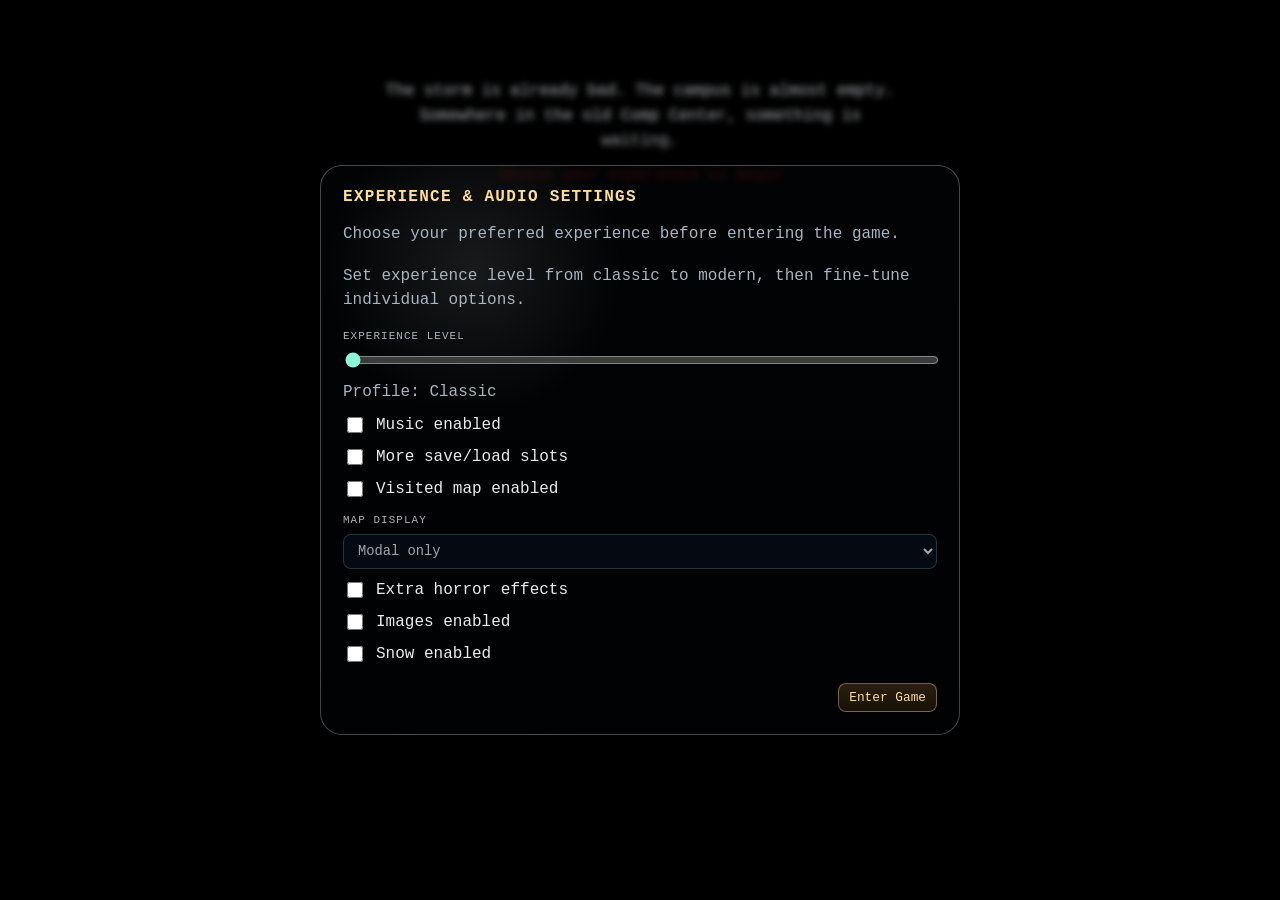
<file: src/index.html>
<!doctype html>
<html lang="en">
  <head>
    <meta charset="utf-8" />
    <meta name="viewport" content="width=device-width, initial-scale=1" />
    <title>The Lurking Horror - Web Interpreter</title>
    <link rel="stylesheet" href="./modern.css" />
    <link rel="stylesheet" href="./map-renderer.css" />
  </head>
  <body>
    <main id="shell" class="shell" aria-label="Interactive fiction terminal">
      <canvas id="ambient-snow" class="ambient-snow-layer" aria-hidden="true"></canvas>
      <div id="ui-snow-mask" class="ui-snow-mask" aria-hidden="true">
        <span data-mask-target=".side-actions"></span>
        <span data-mask-target=".terminal-stack"></span>
        <span data-mask-target=".inline-map-panel"></span>
        <span data-mask-target=".command-sheet-panel"></span>
        <span data-mask-target=".save-load-sheet-panel"></span>
        <span data-mask-target=".map-sheet-panel"></span>
        <span data-mask-target=".credits-sheet-panel"></span>
        <span data-mask-target=".settings-sheet-panel"></span>
        <span data-mask-target=".confirm-sheet-panel"></span>
      </div>
      <div id="splash-slot"></div>
      <div id="shell-frame-slot"></div>
      <div id="command-sheet-slot"></div>
      <div id="save-load-sheet-slot"></div>
      <div id="map-sheet-slot"></div>
      <div id="credits-sheet-slot"></div>
      <div id="settings-sheet-slot"></div>
      <div id="confirm-sheet-slot"></div>
    </main>
    <script src="./partials/splash.js"></script>
    <script src="./partials/shell-frame.js"></script>
    <script src="./partials/command-sheet.js"></script>
    <script src="./partials/save-load-sheet.js"></script>
    <script src="./partials/map-sheet.js"></script>
    <script src="./partials/credits-sheet.js"></script>
    <script src="./partials/settings-sheet.js"></script>
    <script src="./partials/confirm-sheet.js"></script>
    <script src="./boot.js"></script>
  </body>
</html>
</file>
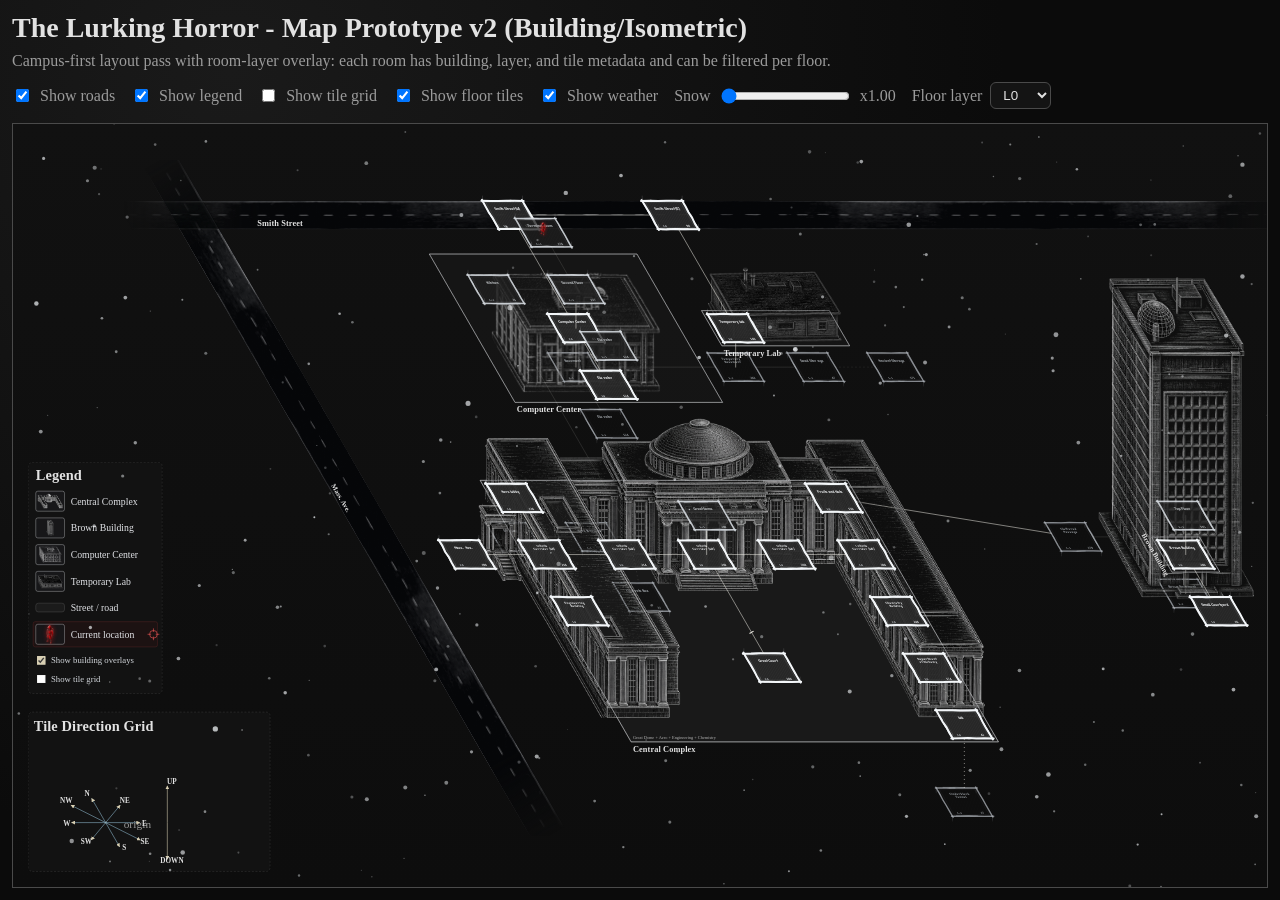
<file: src/map-prototype-2.html>
<!doctype html>
<html lang="en">
  <head>
    <meta charset="utf-8" />
    <meta name="viewport" content="width=device-width, initial-scale=1" />
    <title>TLH Map Prototype v2 - Building Isometric Layout</title>
    <style>
      @import url("https://fonts.googleapis.com/css2?family=IM+Fell+English+SC&family=Patrick+Hand&display=swap");

      :root {
        --bg: #0b0b0b;
        --panel: #151515;
        --panel-line: #4a4a4a;
        --ink: #e2e2e2;
        --muted: #9b9b9b;
        --mass: #161616;
        --floor-inactive: #262626;
        --floor-active: #444444;
        --line-primary: #e2e2e2;
        --line-secondary: #7a7a7a;
        --line-hidden: #4a4a4a;
        --danger: #6e1f1f;
      }

      * {
        box-sizing: border-box;
      }

      body {
        margin: 0;
        font-family: Georgia, "Times New Roman", serif;
        background: radial-gradient(circle at 18% 8%, #1a1a1a 0%, var(--bg) 58%);
        color: var(--ink);
        min-height: 100vh;
      }

      .page {
        width: 100vw;
        height: 100vh;
        margin: 0;
        padding: 12px;
        display: flex;
        flex-direction: column;
      }

      h1 {
        margin: 0 0 8px;
        font-size: 28px;
        font-weight: 700;
      }

      p {
        margin: 0 0 12px;
        color: var(--muted);
      }

      .controls {
        display: flex;
        flex-wrap: nowrap;
        gap: 16px;
        margin-bottom: 14px;
        color: var(--muted);
        overflow-x: auto;
        overflow-y: hidden;
        white-space: nowrap;
        scrollbar-width: thin;
      }

      .controls label {
        display: inline-flex;
        align-items: center;
        gap: 8px;
        flex: 0 0 auto;
      }

      .frame {
        border: 1px solid var(--panel-line);
        background: linear-gradient(180deg, #111111 0%, #0d0d0d 100%);
        overflow: hidden;
        flex: 1;
        min-height: 0;
        position: relative;
      }

      svg {
        width: 100%;
        height: 100%;
        display: block;
        cursor: grab;
        user-select: none;
        position: relative;
        z-index: 1;
      }

      .snow-overlay {
        position: absolute;
        inset: 0;
        z-index: 2;
        width: 100%;
        height: 100%;
        pointer-events: none;
        mix-blend-mode: screen;
      }

      svg.dragging {
        cursor: grabbing;
      }

      .layer {
        fill: #191611;
        stroke: var(--panel-line);
        stroke-width: 1;
      }

      .layer-title {
        fill: var(--muted);
        font-size: 36px;
        text-anchor: middle;
      }

      .room {
        fill: var(--room-fill);
        stroke: var(--room-line);
        stroke-width: 1.3;
      }

      .room-section-b {
        stroke: #8fb9cf;
      }

      .room-section-c {
        stroke: #c6aa78;
      }

      .room-label {
        fill: var(--ink);
        font-size: 28px;
        text-anchor: middle;
        dominant-baseline: central;
      }

      .room-label-id {
        fill: var(--muted);
        font-size: 22px;
        text-anchor: middle;
        dominant-baseline: central;
      }

      .legend-item-label {
        fill: var(--muted);
        font-size: 44px;
        font-family: "IM Fell English SC", Georgia, "Times New Roman", serif;
        letter-spacing: 0.35px;
        text-anchor: start;
        dominant-baseline: central;
      }

      .legend-building-icon-frame {
        fill: rgba(24, 25, 27, 0.86);
        stroke: rgba(232, 236, 240, 0.78);
        stroke-width: 1.6;
      }

      .legend-building-icon {
        opacity: 1;
        filter: brightness(1.45) contrast(1.22);
        pointer-events: none;
      }

      .legend-building-label {
        fill: rgba(238, 240, 244, 0.94);
        font-size: 38px;
        font-family: "IM Fell English SC", Georgia, "Times New Roman", serif;
        text-anchor: start;
        dominant-baseline: central;
      }

      .map-fit-ignore {
        pointer-events: none;
      }

      .grid-meta-label {
        fill: var(--muted);
        font-size: 44px;
        font-family: "IM Fell English SC", Georgia, "Times New Roman", serif;
        letter-spacing: 0.35px;
        text-anchor: start;
        dominant-baseline: central;
      }

      .building-frame {
        fill: rgba(22, 22, 22, 0.5);
        stroke: rgba(122, 122, 122, 0.55);
        stroke-width: 1.4;
        stroke-dasharray: 8 6;
        rx: 14;
      }

      .building-layer-band {
        fill: rgba(20, 18, 13, 0.48);
        stroke: rgba(120, 110, 88, 0.32);
        stroke-width: 1;
      }

      .building-frame-main {
        stroke: rgba(198, 170, 120, 0.8);
      }

      .building-frame-campus {
        stroke: rgba(143, 185, 207, 0.8);
      }

      .building-frame-underground {
        stroke: rgba(169, 154, 207, 0.8);
      }

      .section-title {
        fill: var(--line-primary);
        font-size: 32px;
        font-weight: 700;
      }

      .legend-title {
        fill: var(--line-primary);
        font-size: 56px;
        font-weight: 700;
        font-family: "IM Fell English SC", Georgia, "Times New Roman", serif;
        letter-spacing: 0.45px;
      }

      .campus-road {
        fill: rgba(38, 38, 38, 0.5);
        stroke: rgba(122, 122, 122, 0.65);
        stroke-width: 1.6;
      }

      .campus-road-base {
        fill: rgba(8, 10, 13, 0.97);
      }

      .campus-road-grain {
        fill: rgba(192, 202, 214, 0.016);
        filter: url(#road-grain-filter);
      }

      .campus-road-photo-texture {
        opacity: 0.62;
        filter: contrast(1.22) brightness(0.92);
        pointer-events: none;
      }

      .campus-road-scratch-line {
        stroke: rgba(202, 210, 220, 0.09);
        stroke-width: 0.9;
        stroke-linecap: round;
      }

      .campus-road-edge-halo {
        stroke: rgba(222, 228, 236, 0.2);
        stroke-width: 5.2;
        fill: none;
        stroke-linecap: round;
      }

      .campus-road-edge-primary {
        stroke: rgba(214, 216, 220, 0.9);
        stroke-width: 2.35;
        fill: none;
        stroke-linecap: round;
      }

      .campus-road-edge-secondary {
        stroke: rgba(158, 164, 170, 0.66);
        stroke-width: 1.28;
        fill: none;
        stroke-linecap: round;
      }

      .campus-road-centerline {
        stroke: rgba(210, 216, 224, 0.8);
        stroke-width: 1.45;
        fill: none;
        stroke-linecap: round;
      }

      .campus-road-centerline-ghost {
        stroke: rgba(190, 198, 206, 0.34);
        stroke-width: 2.6;
        fill: none;
        stroke-linecap: round;
      }

      .campus-road-junction {
        fill: rgba(8, 10, 13, 0.94);
      }

      .campus-road-junction-grain {
        fill: rgba(192, 202, 214, 0.05);
        filter: url(#road-grain-filter);
      }

      .brown-outline-main {
        fill: none;
        stroke: rgba(228, 232, 236, 0.86);
        stroke-width: 2.1;
        stroke-linejoin: round;
        stroke-linecap: round;
      }

      .brown-outline-sub {
        fill: none;
        stroke: rgba(170, 178, 186, 0.68);
        stroke-width: 1.15;
        stroke-linejoin: round;
        stroke-linecap: round;
      }

      .campus-building {
        fill: rgba(22, 22, 22, 0.9);
        stroke: rgba(226, 226, 226, 0.78);
        stroke-width: 2.5;
        rx: 16;
      }

      .campus-building-outline-overlay {
        fill: none;
        stroke: rgba(230, 234, 238, 0.8);
        stroke-width: 2.2;
        pointer-events: none;
      }

      .campus-central {
        fill: rgba(26, 26, 26, 0.94);
      }

      .campus-accent {
        stroke: rgba(226, 226, 226, 0.92);
      }

      .campus-label {
        fill: var(--line-primary);
        font-size: 48px;
        font-weight: 700;
        text-anchor: middle;
      }

      .campus-sub {
        fill: #adadad;
        font-size: 26px;
        text-anchor: middle;
      }

      .campus-label-side {
        fill: var(--line-primary);
        font-size: 38px;
        font-weight: 700;
        font-family: "IM Fell English SC", Georgia, "Times New Roman", serif;
        letter-spacing: 0.4px;
        text-anchor: middle;
        dominant-baseline: central;
      }

      .campus-sub-side {
        fill: #adadad;
        font-size: 22px;
        text-anchor: middle;
        dominant-baseline: central;
      }

      .campus-label-bottom {
        fill: var(--line-primary);
        font-size: 46px;
        font-weight: 700;
        font-family: "IM Fell English SC", Georgia, "Times New Roman", serif;
        letter-spacing: 0.5px;
        text-anchor: start;
        dominant-baseline: hanging;
      }

      .campus-sub-inside {
        fill: #b5b5b5;
        font-size: 24px;
        text-anchor: start;
        dominant-baseline: central;
      }

      .tile-grid-line {
        stroke: rgba(150, 140, 120, 0.2);
        stroke-width: 1;
      }

      .tile-grid-major {
        stroke: rgba(187, 172, 138, 0.3);
        stroke-width: 1.2;
      }

      .tile-grid-point {
        fill: rgba(206, 191, 156, 0.42);
      }

      .tile-grid-cell {
        fill: rgba(38, 38, 38, 0.16);
        stroke: rgba(122, 122, 122, 0.45);
        stroke-width: 1;
      }

      .tile-room-known {
        fill: transparent;
        stroke: none;
        stroke-width: 0;
        stroke-linejoin: round;
        stroke-linecap: round;
      }

      .tile-room-focus {
        fill: rgba(42, 42, 42, 0.9);
        stroke: rgba(232, 236, 240, 0.98);
        stroke-width: 3.5;
        opacity: 1;
      }

      .tile-room-above {
        fill: rgba(34, 34, 34, 0.86);
        stroke: rgba(206, 210, 214, 0.84);
        stroke-width: 2.2;
        opacity: 0.8;
      }

      .tile-room-below {
        fill: rgba(18, 18, 18, 0.88);
        stroke: rgba(170, 176, 182, 0.72);
        stroke-width: 2;
        opacity: 0.58;
      }

      .tile-room-shadow {
        stroke: none;
        pointer-events: none;
      }

      .tile-room-shadow-focus {
        fill: rgba(0, 0, 0, 0.3);
      }

      .tile-room-shadow-above {
        fill: rgba(0, 0, 0, 0.24);
      }

      .tile-room-shadow-below {
        fill: rgba(0, 0, 0, 0.18);
      }

      .tile-room-rim {
        stroke-width: 0.7;
        pointer-events: none;
      }

      .tile-room-rim-focus {
        fill: rgba(36, 42, 48, 0.84);
        stroke: rgba(182, 188, 194, 0.56);
      }

      .tile-room-rim-above {
        fill: rgba(30, 34, 32, 0.78);
        stroke: rgba(166, 172, 178, 0.48);
      }

      .tile-room-rim-below {
        fill: rgba(28, 30, 32, 0.76);
        stroke: rgba(148, 154, 160, 0.46);
      }

      .tile-room-hatch {
        stroke: none;
        pointer-events: none;
      }

      .tile-room-hatch-focus {
        fill: url(#tile-hatch-focus);
        opacity: 0.36;
      }

      .tile-room-hatch-above {
        fill: url(#tile-hatch-above);
        opacity: 0.28;
      }

      .tile-room-hatch-below {
        fill: url(#tile-hatch-below);
        opacity: 0.22;
      }

      .tile-room-inset {
        fill: none;
        stroke-width: 0.95;
        stroke-linejoin: round;
        stroke-linecap: round;
        stroke-dasharray: 2.6 4.2;
        pointer-events: none;
      }

      .tile-room-ghost {
        fill: none;
        stroke: rgba(244, 244, 244, 0.16);
        stroke-width: 0.72;
        stroke-linejoin: round;
        stroke-linecap: round;
        stroke-dasharray: 7 12;
        pointer-events: none;
      }

      .tile-room-contour {
        fill: none;
        stroke-linecap: round;
        stroke-linejoin: round;
        pointer-events: none;
        vector-effect: non-scaling-stroke;
      }

      .tile-room-contour-focus-main {
        stroke: rgba(244, 247, 250, 0.98);
        stroke-width: 2;
      }

      .tile-room-contour-focus-echo {
        stroke: rgba(244, 247, 250, 0.58);
        stroke-width: 0.95;
      }

      .tile-room-contour-focus-break {
        stroke: rgba(244, 247, 250, 0.74);
        stroke-width: 1.12;
      }

      .tile-room-contour-focus-scratch {
        stroke: rgba(244, 247, 250, 0.82);
        stroke-width: 0.86;
      }

      .tile-room-contour-above-main {
        stroke: rgba(214, 219, 224, 0.78);
        stroke-width: 1.62;
      }

      .tile-room-contour-above-echo {
        stroke: rgba(214, 219, 224, 0.42);
        stroke-width: 0.82;
      }

      .tile-room-contour-above-break {
        stroke: rgba(214, 219, 224, 0.52);
        stroke-width: 0.95;
      }

      .tile-room-contour-above-scratch {
        stroke: rgba(214, 219, 224, 0.64);
        stroke-width: 0.74;
      }

      .tile-room-contour-below-main {
        stroke: rgba(178, 184, 190, 0.6);
        stroke-width: 1.4;
      }

      .tile-room-contour-below-echo {
        stroke: rgba(178, 184, 190, 0.32);
        stroke-width: 0.74;
      }

      .tile-room-contour-below-break {
        stroke: rgba(178, 184, 190, 0.42);
        stroke-width: 0.84;
      }

      .tile-room-contour-below-scratch {
        stroke: rgba(178, 184, 190, 0.52);
        stroke-width: 0.66;
      }

      .tile-room-inset-focus {
        stroke: rgba(244, 246, 248, 0.54);
      }

      .tile-room-inset-above {
        stroke: rgba(206, 210, 214, 0.4);
      }

      .tile-room-inset-below {
        stroke: rgba(164, 170, 176, 0.34);
      }

      .tile-corner-hint {
        fill: none;
        stroke-linecap: round;
        pointer-events: none;
      }

      .tile-corner-hint-solid {
        stroke: rgba(236, 236, 236, 0.88);
        stroke-width: 1.1;
      }

      .tile-corner-hint-broken {
        stroke: rgba(224, 224, 224, 0.7);
        stroke-width: 0.9;
        stroke-dasharray: 2.8 2.8;
      }

      .tile-corner-hint-fade {
        stroke: rgba(208, 208, 208, 0.46);
        stroke-width: 0.75;
        stroke-dasharray: 2.2 3.8;
      }

      .tile-room-title {
        fill: var(--line-primary);
        font-size: 22px;
        font-weight: 700;
        font-family: "Patrick Hand", "IM Fell English SC", Georgia, "Times New Roman", serif;
        letter-spacing: 0.2px;
        text-anchor: middle;
        dominant-baseline: central;
        pointer-events: none;
      }

      .tile-room-level {
        fill: rgba(226, 226, 226, 0.85);
        font-size: 18px;
        font-weight: 700;
        text-anchor: middle;
        dominant-baseline: central;
        pointer-events: none;
      }

      .tile-room-level-inline {
        fill: rgba(220, 224, 228, 0.9);
        font-size: 16px;
        font-weight: 700;
        letter-spacing: 0.15px;
        text-anchor: start;
        dominant-baseline: central;
        pointer-events: none;
      }

      .tile-room-id-inline {
        fill: rgba(232, 236, 240, 0.92);
        font-size: 19px;
        font-weight: 700;
        text-anchor: end;
        dominant-baseline: central;
        pointer-events: none;
      }

      .tile-grid-coord {
        fill: rgba(226, 226, 226, 0.64);
        font-size: 22px;
        text-anchor: middle;
        dominant-baseline: central;
      }

      .dir-line {
        stroke-width: 2.2;
        fill: none;
        marker-end: url(#arrow-grid);
      }

      .dir-label {
        fill: var(--line-primary);
        font-size: 28px;
        font-weight: 700;
        font-family: "IM Fell English SC", Georgia, "Times New Roman", serif;
        letter-spacing: 0.4px;
        text-anchor: middle;
      }

      .floor-select {
        background: #141414;
        color: var(--ink);
        border: 1px solid var(--panel-line);
        padding: 4px 8px;
        border-radius: 6px;
      }

      .room-node-title {
        fill: #f2ead1;
        font-size: 20px;
        font-weight: 700;
        text-anchor: middle;
        dominant-baseline: central;
        pointer-events: none;
      }

      .edge-compare {
        fill: none;
        stroke-width: 2.2;
        stroke-linecap: round;
        opacity: 0.95;
        stroke: #f4f2ea;
      }

      .edge-match {
        stroke: #f4f2ea;
      }

      .edge-engine-only {
        stroke: #f4f2ea;
      }

      .edge-presentation-only {
        stroke: #f4f2ea;
      }

      .edge-puzzle {
        stroke-dasharray: 6 16;
        stroke-linecap: butt;
      }

      .edge-one-way-bar {
        stroke: #f4f2ea;
        stroke-width: 6;
        stroke-linecap: butt;
        opacity: 0.98;
      }

      .edge-depth-focus {
        stroke-width: 2.8;
        opacity: 0.98;
      }

      .edge-depth-near {
        stroke-width: 2.2;
        opacity: 0.78;
      }

      .edge-depth-far {
        stroke-width: 1.3;
        opacity: 0.48;
      }

      .player-marker {
        pointer-events: none;
        filter: drop-shadow(0 0 8px rgba(210, 20, 20, 0.72));
      }

      .legend-action {
        cursor: pointer;
      }

      .legend-action-hit {
        fill: rgba(72, 18, 18, 0.18);
        stroke: rgba(255, 80, 80, 0.42);
        stroke-width: 1.2;
      }

      .legend-action:hover .legend-action-hit,
      .legend-action:focus .legend-action-hit {
        fill: rgba(92, 24, 24, 0.52);
        stroke: rgba(255, 92, 92, 0.88);
      }

      .legend-action-target {
        fill: none;
        stroke: rgba(255, 92, 92, 0.92);
        stroke-width: 2.4;
        pointer-events: none;
      }

      .player-marker-ping {
        fill: none;
        stroke: rgba(255, 54, 54, 0.82);
        stroke-width: 5;
        pointer-events: none;
        transform-box: fill-box;
        transform-origin: center;
        animation: player-marker-ping-grow 1.15s cubic-bezier(0.12, 0, 0.16, 1) forwards,
          player-marker-ping-fade 1.15s ease-in forwards;
      }

      @keyframes player-marker-ping-grow {
        0% {
          transform: scale(0.5);
        }
        100% {
          transform: scale(1.34);
        }
      }

      @keyframes player-marker-ping-fade {
        0% {
          opacity: 1;
        }
        62% {
          opacity: 0.86;
        }
        100% {
          opacity: 0;
        }
      }
    </style>
  </head>
  <body>
    <div class="page">
      <h1>The Lurking Horror - Map Prototype v2 (Building/Isometric)</h1>
      <p>Campus-first layout pass with room-layer overlay: each room has building, layer, and tile metadata and can be filtered per floor.</p>
      <div class="controls">
        <label><input id="toggle-roads" type="checkbox" checked /> Show roads</label>
        <label><input id="toggle-legend" type="checkbox" checked /> Show legend</label>
        <label><input id="toggle-grid" type="checkbox" /> Show tile grid</label>
        <label><input id="toggle-floor-tiles" type="checkbox" checked /> Show floor tiles</label>
        <label><input id="toggle-weather" type="checkbox" checked /> Show weather</label>
        <label>
          Snow
          <input id="snow-density" type="range" min="1" max="10" step="0.25" value="1" />
          <span id="snow-density-value">x1.00</span>
        </label>
        <label>
          Floor layer
          <select id="floor-filter" class="floor-select">
            <option value="all">All</option>
            <option value="L+4">L+4</option>
            <option value="L+3">L+3</option>
            <option value="L+2">L+2</option>
            <option value="L+1">L+1</option>
            <option value="L0" selected>L0</option>
            <option value="L-1">L-1</option>
            <option value="L-2">L-2</option>
            <option value="L-3">L-3</option>
            <option value="L-4">L-4</option>
            <option value="L-5">L-5</option>
            <option value="L-6">L-6</option>
          </select>
        </label>
      </div>
      <div class="frame">
        <svg id="map" viewBox="0 0 1600 980" preserveAspectRatio="xMinYMin meet" aria-label="Integrated map prototype"></svg>
        <canvas id="map-snow" class="snow-overlay" aria-hidden="true"></canvas>
      </div>
    </div>

    <script src="./map-data.js"></script>
    <script src="./map-snow-layer.js"></script>
    <script src="./map-renderer.js"></script>
    <script>
      window.LhMapRenderer.create({
        mode: "prototype",
        svg: document.getElementById("map"),
        snowCanvas: document.getElementById("map-snow"),
        data: window.LhMapData,
        mapSnowLayer: window.MapSnowLayer
      });
    </script>
  </body>
</html>
</file>
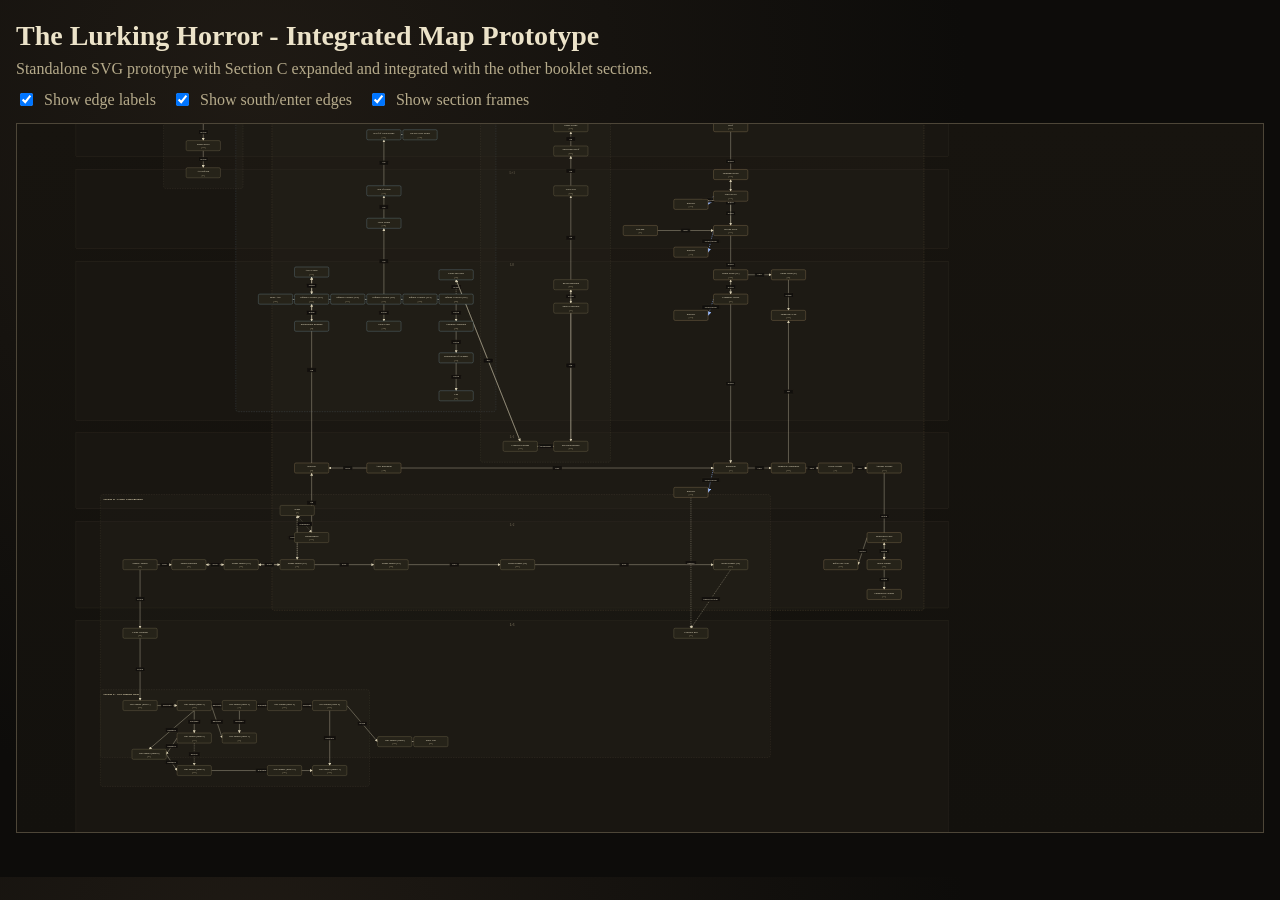
<file: src/map-prototype.html>
<!doctype html>
<html lang="en">
  <head>
    <meta charset="utf-8" />
    <meta name="viewport" content="width=device-width, initial-scale=1" />
    <title>TLH Map Prototype - Section C</title>
    <style>
      :root {
        --bg: #0d0c0a;
        --panel: #1a1814;
        --panel-line: #4d4638;
        --ink: #ece3c9;
        --muted: #b6ab8b;
        --room-fill: #262319;
        --room-line: #a3966f;
        --edge: #d8cfb3;
        --edge-enter: #93b7ff;
      }

      * {
        box-sizing: border-box;
      }

      body {
        margin: 0;
        font-family: Georgia, "Times New Roman", serif;
        background: radial-gradient(circle at 20% 10%, #1f1a14 0%, var(--bg) 55%);
        color: var(--ink);
      }

      .page {
        max-width: 1480px;
        margin: 20px auto;
        padding: 0 16px 24px;
      }

      h1 {
        margin: 0 0 8px;
        font-size: 28px;
        font-weight: 700;
      }

      p {
        margin: 0 0 12px;
        color: var(--muted);
      }

      .controls {
        display: flex;
        flex-wrap: wrap;
        gap: 16px;
        margin-bottom: 14px;
        color: var(--muted);
      }

      .controls label {
        display: inline-flex;
        align-items: center;
        gap: 8px;
      }

      .frame {
        border: 1px solid var(--panel-line);
        background: linear-gradient(180deg, #17140f 0%, #13110d 100%);
        overflow: hidden;
        height: calc(100vh - 190px);
        min-height: 620px;
      }

      svg {
        width: 100%;
        height: 100%;
        display: block;
        cursor: grab;
        user-select: none;
      }

      svg.dragging {
        cursor: grabbing;
      }

      .layer {
        fill: #191611;
        stroke: var(--panel-line);
        stroke-width: 1;
      }

      .layer-title {
        fill: var(--muted);
        font-size: 18px;
        text-anchor: middle;
      }

      .room {
        fill: var(--room-fill);
        stroke: var(--room-line);
        stroke-width: 1.3;
        rx: 8;
      }

      .room-section-b {
        stroke: #8fb9cf;
      }

      .room-section-c {
        stroke: #c6aa78;
      }

      .room-label {
        fill: var(--ink);
        font-size: 14px;
        text-anchor: middle;
        dominant-baseline: central;
      }

      .room-label-id {
        fill: var(--muted);
        font-size: 11px;
        text-anchor: middle;
        dominant-baseline: central;
      }

      .edge {
        stroke: var(--edge);
        stroke-width: 2;
        fill: none;
        marker-end: url(#arrow);
      }

      .edge-enter {
        stroke: var(--edge-enter);
        stroke-width: 3;
        stroke-dasharray: 6 5;
        marker-end: url(#arrow-enter);
      }

      .edge-puzzle {
        stroke-dasharray: 7 5;
        opacity: 0.9;
      }

      .edge-restricted {
        stroke-dasharray: 2 6;
        opacity: 0.95;
      }

      .edge-label-bg {
        fill: rgba(16, 14, 11, 0.88);
        stroke: var(--panel-line);
        stroke-width: 0.8;
        rx: 4;
      }

      .edge-label {
        fill: var(--ink);
        font-size: 15px;
        text-anchor: middle;
        dominant-baseline: central;
      }

      .section-frame {
        fill: rgba(43, 38, 29, 0.24);
        stroke: rgba(203, 189, 151, 0.45);
        stroke-width: 1;
        stroke-dasharray: 8 6;
        rx: 14;
      }

      .section-frame-b {
        stroke: rgba(143, 185, 207, 0.8);
      }

      .section-frame-c {
        stroke: rgba(198, 170, 120, 0.8);
      }

      .section-title {
        fill: #d7cbab;
        font-size: 16px;
        font-weight: 700;
      }
    </style>
  </head>
  <body>
    <div class="page">
      <h1>The Lurking Horror - Integrated Map Prototype</h1>
      <p>Standalone SVG prototype with Section C expanded and integrated with the other booklet sections.</p>
      <div class="controls">
        <label><input id="toggle-labels" type="checkbox" checked /> Show edge labels</label>
        <label><input id="toggle-enter" type="checkbox" checked /> Show south/enter edges</label>
        <label><input id="toggle-sections" type="checkbox" checked /> Show section frames</label>
      </div>
      <div class="frame">
        <svg id="map" viewBox="0 0 1600 980" aria-label="Integrated map prototype"></svg>
      </div>
    </div>

    <script>
      const ROOM_W = 190;
      const ROOM_H = 56;
      const WORLD_W = 5900;
      const WORLD_H = 4200;
      const SECTION_FRAME_MARGIN_X = 125;
      const SECTION_FRAME_MARGIN_Y = 60;
      let LAYER_X = 70;
      let LAYER_W = 5760;
      const svg = document.getElementById("map");
      let viewport = null;
      const panZoom = {
        scale: 0.42,
        tx: 20,
        ty: 20,
        minScale: 0.25,
        maxScale: 3.5,
        dragging: false,
        lastX: 0,
        lastY: 0,
        hasUserMoved: false
      };

      // Prototype model: room id + section + layer + x/y + edges.
      const MAP_MODEL = {
        sections: [
          { id: "C", label: "Section C - Main Interior + Basement" },
          { id: "B", label: "Section B - Upper Campus + Building Wings" },
          { id: "R", label: "Section R - Brown Building Cluster" },
          { id: "D", label: "Section D - Utility Underground" },
          { id: "F", label: "Section F - Wet Tunnels Inset" },
          { id: "E", label: "Section E - Dream Inset" },
          { id: "U", label: "Section U - Unknown Locations" }
        ],
        layers: [
          { id: "L+2", y: 40, h: 220 },
          { id: "L+1", y: 330, h: 220 },
          { id: "L0", y: 620, h: 260 },
          { id: "L-1", y: 950, h: 280 },
          { id: "L-2", y: 1300, h: 320 },
          { id: "L-3", y: 1690, h: 1220 }
        ],
        rooms: [
          // Section C
          { id: "roof", label: "Roof", section: "C", layer: "L+2", x: 2520, y: 150, edges: [{ to: "third", label: "down" }] },
          {
            id: "third",
            label: "Third Floor",
            section: "C",
            layer: "L+1",
            x: 2520,
            y: 410,
            edges: [
              { to: "second", label: "down" },
              { to: "elev_l2", label: "south/enter", type: "enter" }
            ]
          },
          { id: "elev_l2", label: "Elevator", section: "C", layer: "L+1", x: 2300, y: 470, edges: [] },
          {
            id: "second",
            label: "Second Floor",
            section: "C",
            layer: "L+1",
            x: 2520,
            y: 500,
            edges: [
              { to: "computer", label: "down" },
              { to: "terminal", label: "north" },
              { to: "elev_l1", label: "south/enter", type: "enter" }
            ]
          },
          { id: "kitchen", label: "Kitchen", section: "C", layer: "L+1", x: 2240, y: 500, edges: [{ to: "second", label: "east" }] },
          { id: "terminal", label: "Terminal Room", section: "C", layer: "L+1", x: 2520, y: 370, edges: [] },
          { id: "elev_l1", label: "Elevator", section: "C", layer: "L+1", x: 2300, y: 560, edges: [] },
          {
            id: "computer",
            label: "Computer Center",
            section: "C",
            layer: "L0",
            x: 2520,
            y: 760,
            edges: [
              { to: "base", label: "down" },
              { to: "smith1", label: "north" },
              { to: "elev_l0", label: "south/enter", type: "enter" }
            ]
          },
          { id: "smith1", label: "Smith Street [W]", section: "C", layer: "L0", x: 2520, y: 670, edges: [{ to: "smith2", label: "east" }] },
          { id: "smith2", label: "Smith Street [E]", section: "C", layer: "L0", x: 2840, y: 670, edges: [{ to: "temp_lab", label: "south" }] },
          { id: "temp_lab", label: "Temporary Lab", section: "C", layer: "L0", x: 2840, y: 820, edges: [] },
          { id: "elev_l0", label: "Elevator", section: "C", layer: "L0", x: 2300, y: 820, edges: [] },
          {
            id: "aero_b",
            label: "Aero Basement",
            section: "C",
            layer: "L-1",
            x: 1080,
            y: 1080,
            edges: [
              { to: "base", label: "east" },
              { to: "stair", label: "west" }
            ]
          },
          {
            id: "base",
            label: "Basement",
            section: "C",
            layer: "L-1",
            x: 2520,
            y: 1080,
            edges: [
              { to: "temp_b", label: "east" },
              { to: "elev_lm1", label: "south/enter", type: "enter" }
            ]
          },
          {
            id: "temp_b",
            label: "Temporary Basement",
            section: "C",
            layer: "L-1",
            x: 2840,
            y: 1080,
            edges: [
              { to: "dead", label: "east" },
              { to: "temp_lab", label: "up" }
            ]
          },
          { id: "dead", label: "Dead Storage", section: "C", layer: "L-1", x: 3100, y: 1080, edges: [{ to: "ancient", label: "east" }] },
          { id: "ancient", label: "Ancient Storage", section: "C", layer: "L-1", x: 3370, y: 1080, edges: [{ to: "brick", label: "down" }] },
          {
            id: "elev_lm1",
            label: "Elevator",
            section: "C",
            layer: "L-1",
            x: 2300,
            y: 1170,
            edges: [{ to: "concrete_box", label: "puzzle", type: "puzzle" }]
          },
          { id: "stair", label: "Stairway", section: "C", layer: "L-1", x: 680, y: 1080, edges: [{ to: "aero_lobby", label: "up" }] },
          {
            id: "brick",
            label: "Brick Tunnel",
            section: "C",
            layer: "L-2",
            x: 3370,
            y: 1460,
            edges: [
              { to: "reno", label: "north" },
              { to: "cinder", label: "south" }
            ]
          },
          { id: "reno", label: "Renovated Cave", section: "C", layer: "L-2", x: 3370, y: 1360, edges: [{ to: "altar", label: "down" }] },
          { id: "cinder", label: "Cinderblock Tunnel", section: "C", layer: "L-2", x: 3370, y: 1570, edges: [] },
          { id: "altar", label: "Before the Altar [SFX]", section: "C", layer: "L-2", x: 3130, y: 1460, edges: [] },

          // Section B
          { id: "mass", label: "Mass. Ave.", section: "B", layer: "L0", x: 480, y: 760, edges: [{ to: "ic1", label: "east" }] },
          {
            id: "ic1",
            label: "Infinite Corridor [W1]",
            section: "B",
            layer: "L0",
            x: 680,
            y: 760,
            edges: [
              { to: "ic2", label: "east" },
              { to: "aero_lobby", label: "north" },
              { to: "eng", label: "south" }
            ]
          },
          { id: "ic2", label: "Infinite Corridor [W2]", section: "B", layer: "L0", x: 880, y: 760, edges: [{ to: "ic3", label: "east" }] },
          {
            id: "ic3",
            label: "Infinite Corridor [W3]",
            section: "B",
            layer: "L0",
            x: 1080,
            y: 760,
            edges: [
              { to: "ic4", label: "east" },
              { to: "gd", label: "up" },
              { to: "great_court", label: "south" }
            ]
          },
          {
            id: "ic4",
            label: "Infinite Corridor [W4]",
            section: "B",
            layer: "L0",
            x: 1280,
            y: 760,
            edges: [{ to: "ic5", label: "east" }]
          },
          {
            id: "ic5",
            label: "Infinite Corridor [W5]",
            section: "B",
            layer: "L0",
            x: 1480,
            y: 760,
            edges: [
              { to: "chem", label: "south" },
              { to: "fn", label: "north", type: "puzzle" }
            ]
          },
          { id: "aero_lobby", label: "Aero Lobby", section: "B", layer: "L0", x: 680, y: 660, edges: [{ to: "ic1", label: "south" }] },
          { id: "eng", label: "Engineering Building", section: "B", layer: "L0", x: 680, y: 860, edges: [{ to: "ic1", label: "north" }] },
          { id: "gd", label: "Great Dome", section: "B", layer: "L+1", x: 1080, y: 480, edges: [{ to: "td", label: "up" }] },
          { id: "td", label: "Top of Dome", section: "B", layer: "L+1", x: 1080, y: 390, edges: [{ to: "rgd", label: "up" }] },
          { id: "rgd", label: "Roof of Great Dome", section: "B", layer: "L+2", x: 1080, y: 180, edges: [{ to: "ogd", label: "east" }] },
          { id: "ogd", label: "On the Great Dome", section: "B", layer: "L+2", x: 1280, y: 180, edges: [] },
          { id: "great_court", label: "Great Court", section: "B", layer: "L0", x: 1080, y: 860, edges: [] },
          { id: "chem", label: "Chemistry Building", section: "B", layer: "L0", x: 1480, y: 860, edges: [{ to: "alc", label: "south" }] },
          { id: "alc", label: "Dept. of Alchemy", section: "B", layer: "L0", x: 1480, y: 1000, edges: [{ to: "lab", label: "south" }] },
          {
            id: "lab",
            label: "Lab",
            section: "B",
            layer: "L0",
            x: 1480,
            y: 1140,
            edges: []
          },
          { id: "fn", label: "Fruits and Nuts", section: "B", layer: "L0", x: 1480, y: 670, edges: [{ to: "cp", label: "down" }] },
          {
            id: "cp",
            label: "Cluttered Passage",
            section: "R",
            layer: "L-1",
            x: 1480,
            y: 1040,
            edges: [
              { to: "fn", label: "up" },
              { to: "brown_b", label: "southeast" }
            ]
          },
          {
            id: "brown",
            label: "Brown Building",
            section: "R",
            layer: "L0",
            x: 1760,
            y: 860,
            edges: [
              { to: "brown_b", label: "down" },
              { to: "top_floor", label: "up" },
              { to: "small_court", label: "south" }
            ]
          },
          {
            id: "brown_b",
            label: "Brown Basement",
            section: "R",
            layer: "L-1",
            x: 1760,
            y: 1140,
            edges: [
              { to: "cp", label: "northwest" },
              { to: "brown", label: "up" }
            ]
          },
          { id: "top_floor", label: "Top Floor", section: "R", layer: "L+1", x: 1760, y: 520, edges: [{ to: "sky_roof", label: "up" }] },
          { id: "sky_roof", label: "Skyscraper Roof", section: "R", layer: "L+2", x: 1760, y: 240, edges: [{ to: "inside_dome", label: "up" }] },
          { id: "inside_dome", label: "Inside Dome", section: "R", layer: "L+2", x: 1760, y: 170, edges: [] },
          { id: "small_court", label: "Small Courtyard", section: "R", layer: "L0", x: 1760, y: 920, edges: [] },

          // Section D
          {
            id: "muddy",
            label: "Muddy Tunnel",
            section: "D",
            layer: "L-2",
            x: 3660,
            y: 1460,
            edges: [
              { to: "tunnel_entry", label: "east" },
              { to: "large_chamber", label: "down" }
            ]
          },
          { id: "tunnel_entry", label: "Tunnel Entrance", section: "D", layer: "L-2", x: 3890, y: 1460, edges: [{ to: "steam1", label: "east" }] },
          {
            id: "steam1",
            label: "Steam Tunnel [S1]",
            section: "D",
            layer: "L-2",
            x: 4120,
            y: 1460,
            edges: [
              { to: "tunnel_entry", label: "west" },
              { to: "steam2", label: "east" }
            ]
          },
          {
            id: "steam2",
            label: "Steam Tunnel [S2]",
            section: "D",
            layer: "L-2",
            x: 4180,
            y: 1460,
            edges: [
              { to: "steam1", label: "west" },
              { to: "steam3", label: "east" },
              { to: "tomb", label: "puzzle", type: "puzzle" }
            ]
          },
          { id: "steam3", label: "Steam Tunnel [S3]", section: "D", layer: "L-2", x: 4700, y: 1460, edges: [{ to: "steam4", label: "east" }] },
          { id: "steam4", label: "Steam Tunnel [S4]", section: "D", layer: "L-2", x: 5400, y: 1460, edges: [{ to: "steam5", label: "east" }] },
          {
            id: "steam5",
            label: "Steam Tunnel [S5]",
            section: "D",
            layer: "L-2",
            x: 6100,
            y: 1460,
            edges: [{ to: "concrete_box", label: "puzzle/down?", type: "puzzle" }]
          },
          { id: "concrete_box", label: "Concrete Box", section: "D", layer: "L-3", x: 5880, y: 1760, edges: [] },
          {
            id: "sub",
            label: "Subbasement",
            section: "D",
            layer: "L-2",
            x: 4260,
            y: 1360,
            edges: [
              { to: "stair", label: "up" },
              { to: "tomb", label: "northwest", type: "restricted" }
            ]
          },
          {
            id: "tomb",
            label: "Tomb",
            section: "D",
            layer: "L-2",
            x: 4180,
            y: 1260,
            edges: [
              { to: "sub", label: "southeast", type: "restricted" },
              { to: "steam2", label: "down/puzzle", type: "puzzle" }
            ]
          },
          {
            id: "large_chamber",
            label: "Large Chamber",
            section: "D",
            layer: "L-3",
            x: 3500,
            y: 1760,
            edges: [{ to: "wet1", label: "down" }]
          },
          { id: "inner_lair", label: "Inner Lair", section: "D", layer: "L-3", x: 4920, y: 2360, edges: [] },
          {
            id: "wet_lair_link",
            label: "Wet Tunnel [Outer]",
            section: "D",
            layer: "L-3",
            x: 4720,
            y: 2360,
            edges: [{ to: "inner_lair", label: "east" }]
          },

          // Section F
          { id: "wet1", label: "Wet Tunnel [Inset 1]", section: "F", layer: "L-3", x: 3500, y: 2160, edges: [{ to: "wet2", label: "passage" }] },
          {
            id: "wet2",
            label: "Wet Tunnel [Inset 2]",
            section: "F",
            layer: "L-3",
            x: 3750,
            y: 2160,
            edges: [
              { to: "wet3", label: "passage" },
              { to: "wet6", label: "passage" },
              { to: "wet7", label: "passage" },
              { to: "wet8", label: "passage" }
            ]
          },
          {
            id: "wet3",
            label: "Wet Tunnel [Inset 3]",
            section: "F",
            layer: "L-3",
            x: 4000,
            y: 2160,
            edges: [
              { to: "wet4", label: "passage" },
              { to: "wet7", label: "passage" }
            ]
          },
          { id: "wet4", label: "Wet Tunnel [Inset 4]", section: "F", layer: "L-3", x: 4250, y: 2160, edges: [{ to: "wet5", label: "passage" }] },
          {
            id: "wet5",
            label: "Wet Tunnel [Inset 5]",
            section: "F",
            layer: "L-3",
            x: 4500,
            y: 2160,
            edges: [
              { to: "wet11", label: "passage" },
              { to: "wet_lair_link", label: "down" }
            ]
          },
          {
            id: "wet6",
            label: "Wet Tunnel [Inset 6]",
            section: "F",
            layer: "L-3",
            x: 3750,
            y: 2340,
            edges: [
              { to: "wet8", label: "passage" },
              { to: "wet9", label: "puzzle", type: "puzzle" }
            ]
          },
          { id: "wet7", label: "Wet Tunnel [Inset 7]", section: "F", layer: "L-3", x: 4000, y: 2340, edges: [] },
          { id: "wet8", label: "Wet Tunnel [Inset 8]", section: "F", layer: "L-3", x: 3500, y: 2430, edges: [{ to: "wet9", label: "passage" }] },
          { id: "wet9", label: "Wet Tunnel [Inset 9]", section: "F", layer: "L-3", x: 3750, y: 2520, edges: [{ to: "wet11", label: "passage" }] },
          { id: "wet10", label: "Wet Tunnel [Inset 10]", section: "F", layer: "L-3", x: 4250, y: 2520, edges: [] },
          { id: "wet11", label: "Wet Tunnel [Inset 11]", section: "F", layer: "L-3", x: 4500, y: 2520, edges: [] },

          // Section E
          { id: "place", label: "Place", section: "E", layer: "L+2", x: 220, y: 120, edges: [{ to: "basalt", label: "down" }] },
          { id: "basalt", label: "Basalt Bowl [SFX]", section: "E", layer: "L+2", x: 220, y: 220, edges: [{ to: "platform", label: "down" }] },
          { id: "platform", label: "At Platform [SFX]", section: "E", layer: "L+2", x: 220, y: 320, edges: [] }
        ]
      };

      const CANONICAL_LOCATIONS = [
        { id: 9, name: "Tomb" },
        { id: 15, name: "Wet Tunnel" },
        { id: 16, name: "Small Courtyard" },
        { id: 17, name: "Cinderblock Tunnel" },
        { id: 21, name: "At Platform" },
        { id: 25, name: "Brick Tunnel" },
        { id: 27, name: "Basement" },
        { id: 33, name: "Kitchen" },
        { id: 34, name: "Tunnel Entrance" },
        { id: 35, name: "Stairway" },
        { id: 37, name: "Concrete Box" },
        { id: 38, name: "Engineering Building" },
        { id: 39, name: "Muddy Tunnel" },
        { id: 42, name: "Lab" },
        { id: 47, name: "Dead Storage" },
        { id: 51, name: "Wet Tunnel" },
        { id: 65, name: "Computer Center" },
        { id: 66, name: "Steam Tunnel" },
        { id: 69, name: "Inner Lair" },
        { id: 78, name: "Steam Tunnel" },
        { id: 87, name: "Wet Tunnel" },
        { id: 98, name: "Smith Street" },
        { id: 99, name: "Large Chamber" },
        { id: 109, name: "Inside Dome" },
        { id: 110, name: "Third Floor" },
        { id: 117, name: "Wet Tunnel" },
        { id: 121, name: "Roof of Great Dome" },
        { id: 124, name: "Elevator" },
        { id: 127, name: "Roof" },
        { id: 131, name: "Wet Tunnel" },
        { id: 134, name: "Basalt Bowl" },
        { id: 136, name: "Aero Lobby" },
        { id: 137, name: "Second Floor" },
        { id: 138, name: "Steam Tunnel" },
        { id: 140, name: "Temporary Lab" },
        { id: 142, name: "Subbasement" },
        { id: 145, name: "On the Great Dome" },
        { id: 149, name: "Before the Altar" },
        { id: 150, name: "Fruits and Nuts" },
        { id: 152, name: "Place" },
        { id: 158, name: "Aero Basement" },
        { id: 161, name: "Wet Tunnel" },
        { id: 164, name: "Wet Tunnel" },
        { id: 171, name: "Ancient Storage" },
        { id: 174, name: "Department of Alchemy" },
        { id: 176, name: "Terminal Room" },
        { id: 179, name: "Cluttered Passage" },
        { id: 180, name: "Great Court" },
        { id: 181, name: "Wet Tunnel" },
        { id: 184, name: "Wet Tunnel" },
        { id: 185, name: "Smith Street" },
        { id: 187, name: "Wet Tunnel" },
        { id: 190, name: "Mass. Ave." },
        { id: 195, name: "Top Floor" },
        { id: 200, name: "Brown Basement" },
        { id: 201, name: "Renovated Cave" },
        { id: 202, name: "Temporary Basement" },
        { id: 206, name: "Infinite Corridor" },
        { id: 208, name: "Infinite Corridor" },
        { id: 210, name: "Infinite Corridor" },
        { id: 213, name: "Top of Dome" },
        { id: 214, name: "Infinite Corridor" },
        { id: 218, name: "Infinite Corridor" },
        { id: 221, name: "Steam Tunnel" },
        { id: 222, name: "Skyscraper Roof" },
        { id: 227, name: "Steam Tunnel" },
        { id: 232, name: "Wet Tunnel" },
        { id: 234, name: "Wet Tunnel" },
        { id: 240, name: "Brown Building" },
        { id: 248, name: "Chemistry Building" },
        { id: 249, name: "Great Dome" }
      ];

      const LOCATION_ID_BY_NODE_ID = {
        roof: 127,
        third: 110,
        elev_l2: 124,
        second: 137,
        kitchen: 33,
        terminal: 176,
        elev_l1: 124,
        computer: 65,
        smith1: 185,
        smith2: 98,
        temp_lab: 140,
        elev_l0: 124,
        aero_b: 158,
        base: 27,
        temp_b: 202,
        dead: 47,
        ancient: 171,
        elev_lm1: 124,
        stair: 35,
        brick: 25,
        reno: 201,
        cinder: 17,
        altar: 149,
        mass: 190,
        ic1: 218,
        ic2: 214,
        ic3: 210,
        ic4: 208,
        ic5: 206,
        aero_lobby: 136,
        eng: 38,
        gd: 249,
        td: 213,
        rgd: 121,
        ogd: 145,
        great_court: 180,
        chem: 248,
        alc: 174,
        lab: 42,
        fn: 150,
        cp: 179,
        brown: 240,
        brown_b: 200,
        top_floor: 195,
        sky_roof: 222,
        inside_dome: 109,
        small_court: 16,
        muddy: 39,
        tunnel_entry: 34,
        steam1: 66,
        steam2: 78,
        steam3: 138,
        steam4: 221,
        steam5: 227,
        concrete_box: 37,
        sub: 142,
        tomb: 9,
        large_chamber: 99,
        inner_lair: 69,
        wet_lair_link: 181,
        wet1: 187,
        wet2: 164,
        wet3: 15,
        wet4: 131,
        wet5: 234,
        wet6: 117,
        wet7: 87,
        wet8: 51,
        wet9: 232,
        wet10: 161,
        wet11: 184,
        place: 152,
        basalt: 134,
        platform: 21
      };

      // Wet-tunnel inset numbering is now mapped to concrete engine ids in this prototype.
      const PRESERVE_CUSTOM_LABEL_IDS = new Set([
        66, 78, 98, 138, 185, 206, 208, 210, 214, 218, 221, 227,
        // Wet-tunnel mapping labels from task 50 (keep inset/outer names instead of canonical "Wet Tunnel")
        15, 51, 87, 117, 131, 161, 164, 181, 184, 187, 232, 234
      ]);

      const CANONICAL_NAME_BY_ID = new Map(CANONICAL_LOCATIONS.map((location) => [location.id, location.name]));

      for (const room of MAP_MODEL.rooms) {
        const locationId = LOCATION_ID_BY_NODE_ID[room.id];
        if (typeof locationId === "number") {
          room.locationId = locationId;
          const canonicalName = CANONICAL_NAME_BY_ID.get(locationId);
          if (canonicalName && !PRESERVE_CUSTOM_LABEL_IDS.has(locationId)) {
            room.label = canonicalName;
          }
        }
      }

      const knownLocationIds = new Set(
        MAP_MODEL.rooms.filter((room) => typeof room.locationId === "number").map((room) => room.locationId)
      );
      const missingLocations = CANONICAL_LOCATIONS.filter((location) => !knownLocationIds.has(location.id));
      const unknownStartX = 3500;
      const unknownStartY = 3450;
      const unknownGapX = 230;
      const unknownGapY = 76;
      const unknownColumns = 4;
      for (let index = 0; index < missingLocations.length; index += 1) {
        const location = missingLocations[index];
        const column = index % unknownColumns;
        const row = Math.floor(index / unknownColumns);
        MAP_MODEL.rooms.push({
          id: "unknown_" + location.id,
          label: location.name,
          locationId: location.id,
          section: "U",
          layer: "L0",
          x: unknownStartX + column * unknownGapX,
          y: unknownStartY + row * unknownGapY,
          edges: []
        });
      }

      // Align Subbasement (Section D) directly under Stairway and move linked lower sections with it.
      const sectionShiftX = {
        D: -3580,
        F: -3580,
        U: -3580
      };
      for (const room of MAP_MODEL.rooms) {
        const shiftX = sectionShiftX[room.section];
        if (typeof shiftX === "number") {
          room.x += shiftX;
        }
      }

      // Fine-tune wet-tunnel block placement independently from Section D anchors.
      const sectionFineTuneX = {
        F: -140,
        U: -140
      };
      for (const room of MAP_MODEL.rooms) {
        const shiftX = sectionFineTuneX[room.section];
        if (typeof shiftX === "number") {
          room.x += shiftX;
        }
      }

      // Expand vertical layer space with extra headroom for L+1 so the upper interior stack can breathe.
      const LAYER_STRETCH_FACTOR = {
        "L+2": 1.5,
        "L+1": 2.0,
        L0: 1.5,
        "L-1": 1.5,
        "L-2": 1.5
      };
      const oldLayerById = new Map(
        MAP_MODEL.layers.map((layer) => [
          layer.id,
          {
            y: layer.y,
            h: layer.h
          }
        ])
      );
      const layerGap = 70;
      let nextLayerY = MAP_MODEL.layers[0].y;
      for (const layer of MAP_MODEL.layers) {
        const old = oldLayerById.get(layer.id);
        if (!old) continue;
        layer.y = nextLayerY;
        const factor = LAYER_STRETCH_FACTOR[layer.id];
        layer.h = typeof factor === "number" ? Math.round(old.h * factor) : old.h;
        nextLayerY += layer.h + layerGap;
      }
      const newLayerById = new Map(
        MAP_MODEL.layers.map((layer) => [
          layer.id,
          {
            y: layer.y,
            h: layer.h
          }
        ])
      );
      for (const room of MAP_MODEL.rooms) {
        // Keep unknown-location parking grid fixed for manual triage.
        if (room.section === "U") continue;
        const oldLayer = oldLayerById.get(room.layer);
        const newLayer = newLayerById.get(room.layer);
        if (!oldLayer || !newLayer) continue;
        const ratio = (room.y - oldLayer.y) / oldLayer.h;
        room.y = newLayer.y + ratio * newLayer.h;
      }

      // Keep Terminal Room visually higher in the expanded L+1 band.
      const secondFloor = MAP_MODEL.rooms.find((room) => room.id === "second");
      const thirdFloor = MAP_MODEL.rooms.find((room) => room.id === "third");
      const terminalRoom = MAP_MODEL.rooms.find((room) => room.id === "terminal");
      const upperElevator = MAP_MODEL.rooms.find((room) => room.id === "elev_l2");
      if (secondFloor && thirdFloor && terminalRoom) {
        // Keep the core L+1 stack readable: terminal above third above second.
        thirdFloor.y = secondFloor.y - 190;
        terminalRoom.y = thirdFloor.y - 120;
      }
      if (thirdFloor && upperElevator) {
        // Keep elevator entry visually tied to third-floor level.
        upperElevator.y = thirdFloor.y + 45;
      }

      // Shift all elevator rooms one room to the right, and everything to their right with them.
      const ELEVATOR_SHIFT_X = ROOM_W + 30;
      const elevatorRoomIds = new Set(["elev_l2", "elev_l1", "elev_l0", "elev_lm1"]);
      const elevatorRooms = MAP_MODEL.rooms.filter((room) => elevatorRoomIds.has(room.id));
      const elevatorCutoffX =
        elevatorRooms.length > 0 ? Math.min(...elevatorRooms.map((room) => room.x)) : Number.POSITIVE_INFINITY;
      for (const room of MAP_MODEL.rooms) {
        if (room.section === "U") continue;
        if (room.x >= elevatorCutoffX) {
          room.x += ELEVATOR_SHIFT_X;
        }
      }

      // Final targeted adjustment:
      // move only 39/34/66 and the wet-tunnel node reached from 99 down.
      // Keep 34 exactly above 99, keep wet1 exactly below 99, and place 39/66 with fixed offsets.
      const muddyTunnel = MAP_MODEL.rooms.find((room) => room.id === "muddy");
      const tunnelEntrance = MAP_MODEL.rooms.find((room) => room.id === "tunnel_entry");
      const steamS1 = MAP_MODEL.rooms.find((room) => room.id === "steam1");
      const largeChamber = MAP_MODEL.rooms.find((room) => room.id === "large_chamber");
      const wetTunnel1 = MAP_MODEL.rooms.find((room) => room.id === "wet1");
      if (muddyTunnel && tunnelEntrance && steamS1 && largeChamber && wetTunnel1) {
        const neighborOffset = Math.round(ROOM_W * 0.6);
        tunnelEntrance.x = largeChamber.x;
        wetTunnel1.x = largeChamber.x;
        muddyTunnel.x = tunnelEntrance.x - neighborOffset;
        steamS1.x = tunnelEntrance.x + neighborOffset;
      }

      // Final deterministic room positions per room id.
      // This is the single source of truth for prototype calibration and avoids chained side-effects.
      const DETERMINISTIC_ROOM_POSITIONS = {
        aero_b: { x: 1080, y: 1605 },
        aero_lobby: { x: 680, y: 1010 },
        alc: { x: 1480, y: 1485 },
        altar: { x: 3350, y: 2140 },
        ancient: { x: 3590, y: 1605 },
        basalt: { x: 220, y: 310 },
        base: { x: 2740, y: 1605 },
        brick: { x: 3590, y: 2140 },
        brown: { x: 1760, y: 1080 },
        brown_b: { x: 1760, y: 1485 },
        chem: { x: 1480, y: 1310 },
        cinder: { x: 3590, y: 2305 },
        computer: { x: 2740, y: 1160 },
        concrete_box: { x: 2780, y: 2520 },
        cp: { x: 1480, y: 1485 },
        dead: { x: 3320, y: 1605 },
        elev_l0: { x: 2520, y: 1250 },
        elev_l1: { x: 2520, y: 900 },
        elev_l2: { x: 2520, y: 635 },
        elev_lm1: { x: 2520, y: 1740 },
        eng: { x: 680, y: 1310 },
        fn: { x: 1480, y: 1025 },
        gd: { x: 1080, y: 740 },
        great_court: { x: 1080, y: 1310 },
        ic1: { x: 680, y: 1160 },
        ic2: { x: 880, y: 1160 },
        ic3: { x: 1080, y: 1160 },
        ic4: { x: 1280, y: 1160 },
        ic5: { x: 1480, y: 1160 },
        inner_lair: { x: 1340, y: 3120 },
        inside_dome: { x: 1760, y: 205 },
        kitchen: { x: 2240, y: 780 },
        lab: { x: 1480, y: 1695 },
        large_chamber: { x: -270, y: 2520 },
        mass: { x: 480, y: 1160 },
        muddy: { x: -270, y: 2140 },
        ogd: { x: 1280, y: 250 },
        place: { x: 220, y: 160 },
        platform: { x: 220, y: 460 },
        reno: { x: 3590, y: 1990 },
        rgd: { x: 1080, y: 250 },
        roof: { x: 2740, y: 205 },
        second: { x: 2740, y: 780 },
        sky_roof: { x: 1760, y: 340 },
        small_court: { x: 1760, y: 1210 },
        smith1: { x: 2740, y: 1025 },
        smith2: { x: 3060, y: 1025 },
        stair: { x: 680, y: 1605 },
        steam1: { x: 290, y: 2140 },
        steam2: { x: 600, y: 2140 },
        steam3: { x: 1120, y: 2140 },
        steam4: { x: 1820, y: 2140 },
        steam5: { x: 3000, y: 2140 },
        sub: { x: 680, y: 1990 },
        td: { x: 1080, y: 560 },
        temp_b: { x: 3060, y: 1605 },
        temp_lab: { x: 3060, y: 1250 },
        terminal: { x: 2740, y: 470 },
        third: { x: 2740, y: 590 },
        tomb: { x: 600, y: 1840 },
        top_floor: { x: 1760, y: 560 },
        tunnel_entry: { x: 0, y: 2140 },
        unknown_117: { x: 470, y: 3450 },
        unknown_131: { x: -220, y: 3526 },
        unknown_15: { x: -220, y: 3450 },
        unknown_161: { x: 10, y: 3526 },
        unknown_164: { x: 240, y: 3526 },
        unknown_181: { x: 470, y: 3526 },
        unknown_184: { x: -220, y: 3602 },
        unknown_187: { x: 10, y: 3602 },
        unknown_232: { x: 240, y: 3602 },
        unknown_234: { x: 470, y: 3602 },
        unknown_51: { x: 10, y: 3450 },
        unknown_87: { x: 240, y: 3450 },
        wet_lair_link: { x: 1140, y: 3120 },
        wet1: { x: -270, y: 2920 },
        wet10: { x: 530, y: 3280 },
        wet11: { x: 780, y: 3280 },
        wet2: { x: 30, y: 2920 },
        wet3: { x: 280, y: 2920 },
        wet4: { x: 530, y: 2920 },
        wet5: { x: 780, y: 2920 },
        wet6: { x: 30, y: 3100 },
        wet7: { x: 280, y: 3100 },
        wet8: { x: -220, y: 3190 },
        wet9: { x: 30, y: 3280 }
      };
      for (const room of MAP_MODEL.rooms) {
        const fixed = DETERMINISTIC_ROOM_POSITIONS[room.id];
        if (fixed) {
          room.x = fixed.x;
          room.y = fixed.y;
        }
      }

      // Global horizontal realignment:
      // shift map content right relative to the layer bands;
      // keep Dream inset shifted less than the main map for readability.
      const FINAL_SECTION_SHIFT_X = {
        B: 360,
        C: 360,
        D: 360,
        F: 360,
        R: 360,
        U: 360,
        E: 220
      };
      for (const room of MAP_MODEL.rooms) {
        const shiftX = FINAL_SECTION_SHIFT_X[room.section];
        if (typeof shiftX === "number") {
          room.x += shiftX;
        }
      }

      // Fine nudge requested for the entire Brown cluster (Section R).
      const SECTION_R_EXTRA_SHIFT_X = ROOM_W / 2;
      for (const room of MAP_MODEL.rooms) {
        if (room.section === "R") {
          room.x += SECTION_R_EXTRA_SHIFT_X;
        }
      }

      // Extra spacing pass:
      // move the full Brown-building cluster to the right,
      // and keep the far-right central stack aligned by shifting it as well.
      const BROWN_CLUSTER_EXTRA_SHIFT_X = 260;
      for (const room of MAP_MODEL.rooms) {
        const isBrownCluster = room.section === "R";
        const isRightCentralStack = room.section === "C" && room.x >= 2520;
        if (isBrownCluster || isRightCentralStack) {
          room.x += BROWN_CLUSTER_EXTRA_SHIFT_X;
        }
      }

      // Vertical rebalance:
      // expand L0 so its bottom reaches where L-1 bottom currently is,
      // then move L-1 and deeper layers (and their rooms) down by the same delta.
      const layerL0 = MAP_MODEL.layers.find((layer) => layer.id === "L0");
      const layerLm1 = MAP_MODEL.layers.find((layer) => layer.id === "L-1");
      if (layerL0 && layerLm1) {
        const oldL0Bottom = layerL0.y + layerL0.h;
        const targetL0Bottom = layerLm1.y + layerLm1.h;
        const deltaY = targetL0Bottom - oldL0Bottom;
        if (deltaY > 0) {
          layerL0.h += deltaY;
          const shiftedLayerIds = new Set(["L-1", "L-2", "L-3"]);
          for (const layer of MAP_MODEL.layers) {
            if (shiftedLayerIds.has(layer.id)) {
              layer.y += deltaY;
            }
          }
          for (const room of MAP_MODEL.rooms) {
            if (shiftedLayerIds.has(room.layer)) {
              room.y += deltaY;
            }
          }
        }
      }

      // Refit horizontal layer bands to actual room spread so layers align with map content.
      // This prevents the "rooms far left inside huge layer boxes" effect.
      if (MAP_MODEL.rooms.length > 0) {
        const minRoomLeft = Math.min(...MAP_MODEL.rooms.map((room) => room.x - ROOM_W / 2));
        const maxRoomRight = Math.max(...MAP_MODEL.rooms.map((room) => room.x + ROOM_W / 2));
        // Include section-frame margins in layer coverage so no section falls outside the bands.
        const sidePad = Math.max(260, SECTION_FRAME_MARGIN_X + 40);
        const left = Math.floor(minRoomLeft - sidePad);
        const right = Math.ceil(maxRoomRight + sidePad);
        LAYER_X = left;
        LAYER_W = Math.max(800, right - left);
      }

      const roomById = new Map(MAP_MODEL.rooms.map((room) => [room.id, room]));
      const layerIds = new Set(MAP_MODEL.layers.map((layer) => layer.id));
      const sectionIds = new Set(MAP_MODEL.sections.map((section) => section.id));
      const edges = [];

      for (const room of MAP_MODEL.rooms) {
        if (!layerIds.has(room.layer)) {
          throw new Error("Unknown layer '" + room.layer + "' for room '" + room.id + "'.");
        }
        if (!sectionIds.has(room.section)) {
          throw new Error("Unknown section '" + room.section + "' for room '" + room.id + "'.");
        }
        for (const edge of room.edges) {
          edges.push({
            from: room.id,
            to: edge.to,
            label: edge.label,
            type: edge.type || "normal",
            section: room.section
          });
        }
      }

      for (const edge of edges) {
        if (!roomById.has(edge.from) || !roomById.has(edge.to)) {
          throw new Error("Unknown room id in edge " + edge.from + " -> " + edge.to + ".");
        }
      }

      function add(tag, attrs, text) {
        const el = document.createElementNS("http://www.w3.org/2000/svg", tag);
        Object.entries(attrs || {}).forEach(([k, v]) => el.setAttribute(k, String(v)));
        if (text != null) el.textContent = text;
        (viewport || svg).appendChild(el);
        return el;
      }

      function roomRect(room) {
        return {
          x: room.x - ROOM_W / 2,
          y: room.y - ROOM_H / 2,
          w: ROOM_W,
          h: ROOM_H
        };
      }

      function edgeEndpoints(from, to) {
        const a = roomRect(from);
        const b = roomRect(to);
        const dx = to.x - from.x;
        const dy = to.y - from.y;
        if (Math.abs(dx) > Math.abs(dy)) {
          if (dx > 0) return { x1: a.x + a.w, y1: from.y, x2: b.x, y2: to.y };
          return { x1: a.x, y1: from.y, x2: b.x + b.w, y2: to.y };
        }
        if (dy > 0) return { x1: from.x, y1: a.y + a.h, x2: to.x, y2: b.y };
        return { x1: from.x, y1: a.y, x2: to.x, y2: b.y + b.h };
      }

      function drawEdgeLabel(mx, my, label) {
        const pad = 10;
        const width = Math.max(52, Math.min(140, label.length * 7 + pad * 2));
        add("rect", { class: "edge-label-bg", x: mx - width / 2, y: my - 12, width, height: 24 });
        add("text", { class: "edge-label", x: mx, y: my + 1 }, label);
      }

      function drawSectionFrames() {
        const marginX = SECTION_FRAME_MARGIN_X;
        const marginY = SECTION_FRAME_MARGIN_Y;
        for (const section of MAP_MODEL.sections) {
          const sectionRooms = MAP_MODEL.rooms.filter((room) => room.section === section.id);
          if (!sectionRooms.length) continue;
          let minX = Infinity;
          let maxX = -Infinity;
          let minY = Infinity;
          let maxY = -Infinity;
          for (const room of sectionRooms) {
            const r = roomRect(room);
            minX = Math.min(minX, r.x);
            maxX = Math.max(maxX, r.x + r.w);
            minY = Math.min(minY, r.y);
            maxY = Math.max(maxY, r.y + r.h);
          }
          const sectionClass = "section-frame section-frame-" + section.id.toLowerCase();
          add("rect", {
            class: sectionClass,
            x: minX - marginX,
            y: minY - marginY,
            width: maxX - minX + marginX * 2,
            height: maxY - minY + marginY * 2
          });
          add("text", { class: "section-title", x: minX - marginX + 16, y: minY - marginY + 28 }, section.label);
        }
      }

      function draw() {
        svg.innerHTML = "";
        viewport = null;
        const defs = document.createElementNS("http://www.w3.org/2000/svg", "defs");
        svg.appendChild(defs);
        viewport = document.createElementNS("http://www.w3.org/2000/svg", "g");
        viewport.setAttribute("id", "viewport");
        svg.appendChild(viewport);

        const marker = document.createElementNS("http://www.w3.org/2000/svg", "marker");
        marker.setAttribute("id", "arrow");
        marker.setAttribute("viewBox", "0 0 10 10");
        marker.setAttribute("refX", "9");
        marker.setAttribute("refY", "5");
        marker.setAttribute("markerWidth", "8");
        marker.setAttribute("markerHeight", "8");
        marker.setAttribute("orient", "auto-start-reverse");
        defs.appendChild(marker);
        const arrowPath = document.createElementNS("http://www.w3.org/2000/svg", "path");
        arrowPath.setAttribute("d", "M 0 0 L 10 5 L 0 10 z");
        arrowPath.setAttribute("fill", "#d8cfb3");
        marker.appendChild(arrowPath);

        const enterMarker = document.createElementNS("http://www.w3.org/2000/svg", "marker");
        enterMarker.setAttribute("id", "arrow-enter");
        enterMarker.setAttribute("viewBox", "0 0 10 10");
        enterMarker.setAttribute("refX", "9");
        enterMarker.setAttribute("refY", "5");
        enterMarker.setAttribute("markerWidth", "8");
        enterMarker.setAttribute("markerHeight", "8");
        enterMarker.setAttribute("orient", "auto-start-reverse");
        defs.appendChild(enterMarker);
        const enterPath = document.createElementNS("http://www.w3.org/2000/svg", "path");
        enterPath.setAttribute("d", "M 0 0 L 10 5 L 0 10 z");
        enterPath.setAttribute("fill", "#93b7ff");
        enterMarker.appendChild(enterPath);

        add("rect", { x: 0, y: 0, width: WORLD_W, height: WORLD_H, fill: "transparent" });

        for (const layer of MAP_MODEL.layers) {
          add("rect", { class: "layer", x: LAYER_X, y: layer.y, width: LAYER_W, height: layer.h });
          add("text", { class: "layer-title", x: LAYER_X + LAYER_W / 2, y: layer.y + 28 }, layer.id);
        }

        const labelsOn = document.getElementById("toggle-labels").checked;
        const showEnter = document.getElementById("toggle-enter").checked;
        const showSections = document.getElementById("toggle-sections").checked;

        if (showSections) {
          drawSectionFrames();
        }

        for (const edge of edges.filter((e) => e.type !== "enter")) {
          const from = roomById.get(edge.from);
          const to = roomById.get(edge.to);
          if (!from || !to) continue;

          const p = edgeEndpoints(from, to);
          const edgeClass =
            edge.type === "puzzle" ? "edge edge-puzzle" : edge.type === "restricted" ? "edge edge-restricted" : "edge";
          add("line", { class: edgeClass, x1: p.x1, y1: p.y1, x2: p.x2, y2: p.y2 });

          if (labelsOn) {
            const mx = (p.x1 + p.x2) / 2;
            const my = (p.y1 + p.y2) / 2;
            drawEdgeLabel(mx, my, edge.label);
          }
        }

        for (const edge of edges.filter((e) => e.type === "enter")) {
          if (edge.type === "enter" && !showEnter) continue;
          const from = roomById.get(edge.from);
          const to = roomById.get(edge.to);
          if (!from || !to) continue;

          const p = edgeEndpoints(from, to);
          add("line", { class: "edge edge-enter", x1: p.x1, y1: p.y1, x2: p.x2, y2: p.y2 });

          if (labelsOn) {
            const mx = (p.x1 + p.x2) / 2;
            const my = (p.y1 + p.y2) / 2;
            drawEdgeLabel(mx, my, edge.label);
          }
        }

        for (const room of MAP_MODEL.rooms) {
          const r = roomRect(room);
          const roomClass = "room room-section-" + room.section.toLowerCase();
          add("rect", { class: roomClass, x: r.x, y: r.y, width: r.w, height: r.h });
          add("text", { class: "room-label", x: room.x, y: room.y - 7 }, room.label);
          if (typeof room.locationId === "number") {
            add("text", { class: "room-label-id", x: room.x, y: room.y + 10 }, "[" + String(room.locationId) + "]");
          }
        }

        if (!panZoom.hasUserMoved) {
          setInitialView();
        } else {
          applyTransform();
        }
      }

      function clamp(value, min, max) {
        return Math.max(min, Math.min(max, value));
      }

      function applyTransform() {
        if (!viewport) return;
        viewport.setAttribute(
          "transform",
          "translate(" + panZoom.tx.toFixed(2) + " " + panZoom.ty.toFixed(2) + ") scale(" + panZoom.scale.toFixed(4) + ")"
        );
      }

      function setInitialView() {
        const rect = svg.getBoundingClientRect();
        if (!MAP_MODEL.rooms.length) return;

        // Fit the full prototype map on open (instead of focusing a single room),
        // with a slight top bias to match the desired overview framing.
        const minX = Math.min(...MAP_MODEL.rooms.map((room) => room.x - ROOM_W / 2)) - SECTION_FRAME_MARGIN_X - 30;
        const maxX = Math.max(...MAP_MODEL.rooms.map((room) => room.x + ROOM_W / 2)) + SECTION_FRAME_MARGIN_X + 30;
        const minY = Math.min(...MAP_MODEL.rooms.map((room) => room.y - ROOM_H / 2)) - SECTION_FRAME_MARGIN_Y - 24;
        const maxY = Math.max(...MAP_MODEL.rooms.map((room) => room.y + ROOM_H / 2)) + SECTION_FRAME_MARGIN_Y + 24;
        const mapW = Math.max(1, maxX - minX);
        const mapH = Math.max(1, maxY - minY);

        const outerPadX = 24;
        const outerPadTop = 16;
        const outerPadBottom = 20;
        const usableW = Math.max(1, rect.width - outerPadX * 2);
        const usableH = Math.max(1, rect.height - outerPadTop - outerPadBottom);

        const fitScale = Math.min(usableW / mapW, usableH / mapH);
        panZoom.scale = clamp(fitScale, panZoom.minScale, panZoom.maxScale);

        const freeW = usableW - mapW * panZoom.scale;
        const freeH = usableH - mapH * panZoom.scale;
        panZoom.tx = outerPadX + freeW / 2 - minX * panZoom.scale;
        panZoom.ty = outerPadTop + freeH * 0.18 - minY * panZoom.scale;
        applyTransform();
      }

      function onPointerDown(event) {
        if (event.button !== 0) return;
        panZoom.dragging = true;
        panZoom.lastX = event.clientX;
        panZoom.lastY = event.clientY;
        svg.classList.add("dragging");
      }

      function onPointerMove(event) {
        if (!panZoom.dragging) return;
        const dx = event.clientX - panZoom.lastX;
        const dy = event.clientY - panZoom.lastY;
        panZoom.lastX = event.clientX;
        panZoom.lastY = event.clientY;
        panZoom.tx += dx;
        panZoom.ty += dy;
        panZoom.hasUserMoved = true;
        applyTransform();
      }

      function onPointerUp() {
        if (!panZoom.dragging) return;
        panZoom.dragging = false;
        svg.classList.remove("dragging");
      }

      function onWheel(event) {
        event.preventDefault();
        const rect = svg.getBoundingClientRect();
        const sx = event.clientX - rect.left;
        const sy = event.clientY - rect.top;
        const zoomFactor = event.deltaY < 0 ? 1.1 : 0.9;
        const nextScale = clamp(panZoom.scale * zoomFactor, panZoom.minScale, panZoom.maxScale);
        const wx = (sx - panZoom.tx) / panZoom.scale;
        const wy = (sy - panZoom.ty) / panZoom.scale;
        panZoom.scale = nextScale;
        panZoom.tx = sx - wx * panZoom.scale;
        panZoom.ty = sy - wy * panZoom.scale;
        panZoom.hasUserMoved = true;
        applyTransform();
      }

      document.getElementById("toggle-labels").addEventListener("change", draw);
      document.getElementById("toggle-enter").addEventListener("change", draw);
      document.getElementById("toggle-sections").addEventListener("change", draw);
      svg.addEventListener("mousedown", onPointerDown);
      window.addEventListener("mousemove", onPointerMove);
      window.addEventListener("mouseup", onPointerUp);
      svg.addEventListener("mouseleave", onPointerUp);
      svg.addEventListener("wheel", onWheel, { passive: false });
      window.addEventListener("resize", () => {
        if (!panZoom.hasUserMoved) {
          setInitialView();
        } else {
          applyTransform();
        }
      });
      draw();
    </script>
  </body>
</html>
</file>
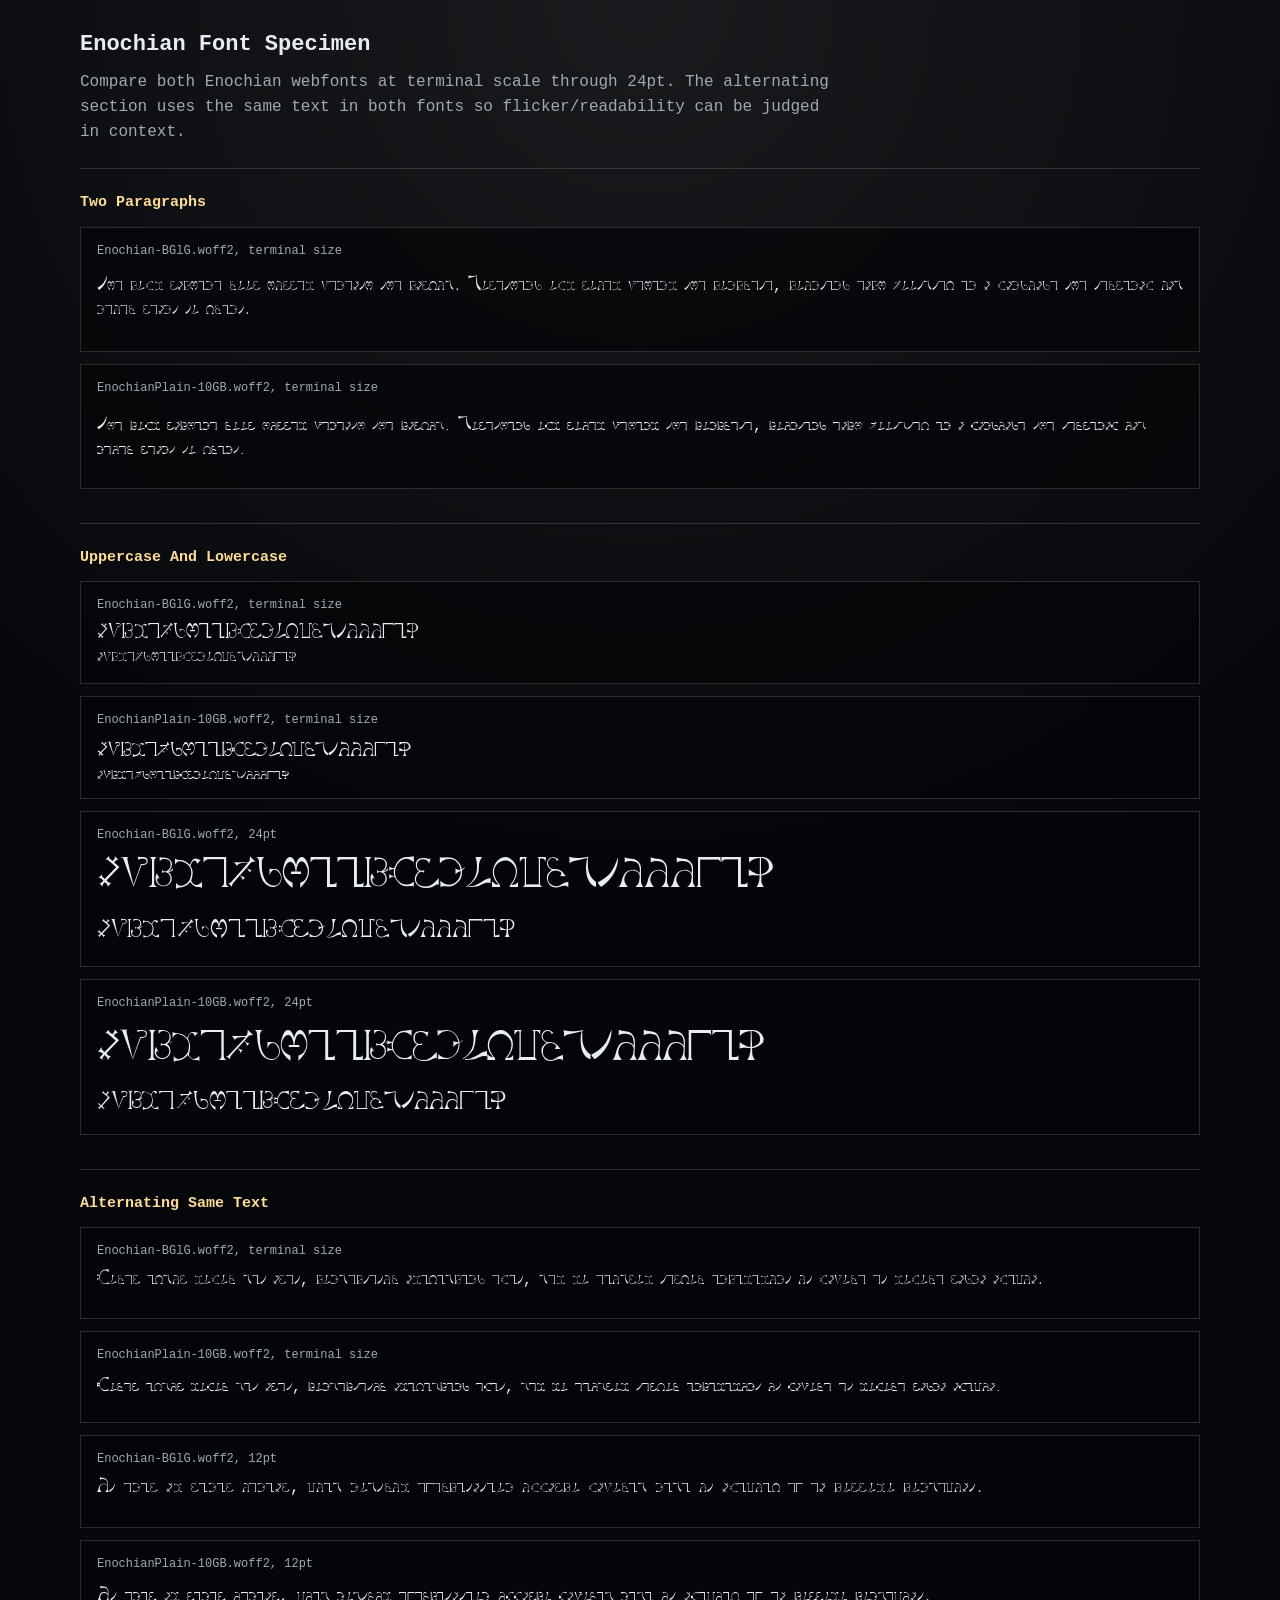
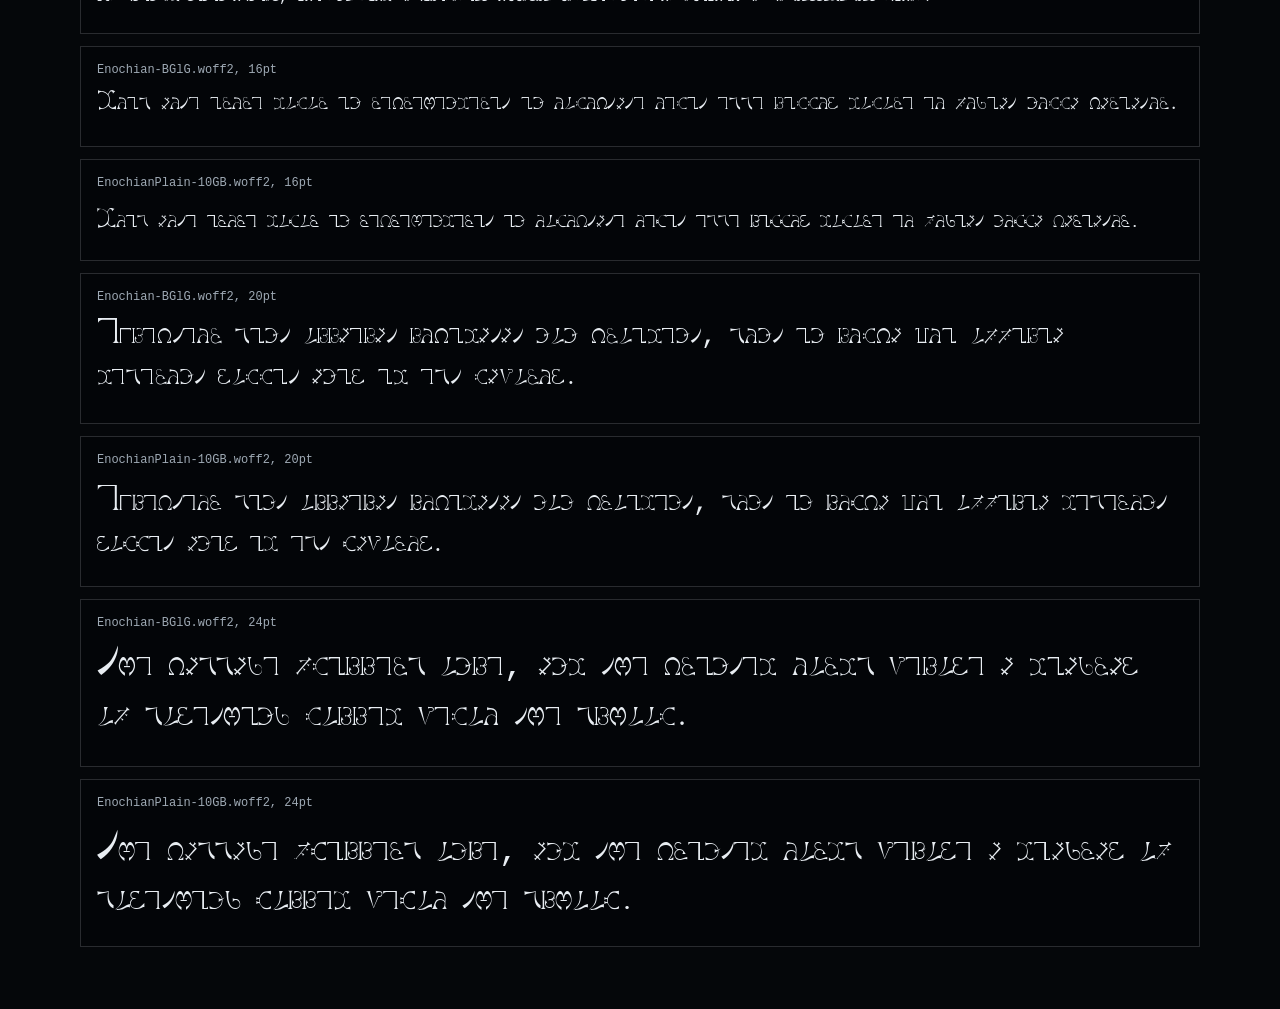
<file: asset-sources/fonts/enochian-font-specimen.html>
<!doctype html>
<html lang="en">
<head>
  <meta charset="utf-8" />
  <meta name="viewport" content="width=device-width, initial-scale=1" />
  <title>Enochian Font Specimen</title>
  <style>
    @font-face {
      font-family: "Enochian BGlG";
      src: url("./Enochian-BGlG.woff2") format("woff2");
      font-display: swap;
    }

    @font-face {
      font-family: "Enochian Plain";
      src: url("./EnochianPlain-10GB.woff2") format("woff2");
      font-display: swap;
    }

    :root {
      color-scheme: dark;
      --bg: #05070a;
      --panel: #0b1017;
      --line: rgba(236, 242, 248, 0.16);
      --text: #e8edf2;
      --muted: #9faab5;
      --accent: #ffdc97;
      --terminal: 15px;
    }

    * {
      box-sizing: border-box;
    }

    body {
      margin: 0;
      background:
        radial-gradient(circle at 50% 0%, rgba(255, 255, 255, 0.08), transparent 36%),
        var(--bg);
      color: var(--text);
      font-family: Consolas, "Lucida Console", "Courier New", monospace;
      line-height: 1.55;
      padding: 28px;
    }

    main {
      max-width: 1120px;
      margin: 0 auto;
    }

    h1,
    h2 {
      margin: 0;
      font-weight: 600;
      letter-spacing: 0;
    }

    h1 {
      font-size: 22px;
      margin-bottom: 8px;
    }

    h2 {
      font-size: 15px;
      color: var(--accent);
      margin-bottom: 12px;
    }

    .note {
      color: var(--muted);
      margin: 0 0 24px;
      max-width: 760px;
    }

    section {
      border-top: 1px solid var(--line);
      padding: 22px 0;
    }

    .sample {
      border: 1px solid var(--line);
      background: rgba(3, 5, 8, 0.72);
      padding: 14px 16px;
      margin: 12px 0;
    }

    .label {
      color: var(--muted);
      font-family: Consolas, "Lucida Console", "Courier New", monospace;
      font-size: 12px;
      margin-bottom: 8px;
    }

    .bglg {
      font-family: "Enochian BGlG", Consolas, monospace;
    }

    .plain {
      font-family: "Enochian Plain", Consolas, monospace;
    }

    .terminal-size {
      font-size: var(--terminal);
    }

    .pt12 {
      font-size: 12pt;
    }

    .pt16 {
      font-size: 16pt;
    }

    .pt20 {
      font-size: 20pt;
    }

    .pt24 {
      font-size: 24pt;
    }

    .letters {
      word-break: break-word;
    }

    .alternating p {
      margin: 0 0 12px;
    }
  </style>
</head>
<body>
  <main>
    <h1>Enochian Font Specimen</h1>
    <p class="note">Compare both Enochian webfonts at terminal scale through 24pt. The alternating section uses the same text in both fonts so flicker/readability can be judged in context.</p>

    <section>
      <h2>Two Paragraphs</h2>
      <div class="sample terminal-size bglg">
        <div class="label">Enochian-BGlG.woff2, terminal size</div>
        <p>The cold machine room hummed beneath the campus. Something old moved behind the concrete, counting each footstep in a language the terminal was never meant to print.</p>
      </div>
      <div class="sample terminal-size plain">
        <div class="label">EnochianPlain-10GB.woff2, terminal size</div>
        <p>The cold machine room hummed beneath the campus. Something old moved behind the concrete, counting each footstep in a language the terminal was never meant to print.</p>
      </div>
    </section>

    <section>
      <h2>Uppercase And Lowercase</h2>
      <div class="sample terminal-size bglg letters">
        <div class="label">Enochian-BGlG.woff2, terminal size</div>
        ABCDEFGHIJKLMNOPQRSTUVWXYZ<br />
        abcdefghijklmnopqrstuvwxyz
      </div>
      <div class="sample terminal-size plain letters">
        <div class="label">EnochianPlain-10GB.woff2, terminal size</div>
        ABCDEFGHIJKLMNOPQRSTUVWXYZ<br />
        abcdefghijklmnopqrstuvwxyz
      </div>
      <div class="sample pt24 bglg letters">
        <div class="label">Enochian-BGlG.woff2, 24pt</div>
        ABCDEFGHIJKLMNOPQRSTUVWXYZ<br />
        abcdefghijklmnopqrstuvwxyz
      </div>
      <div class="sample pt24 plain letters">
        <div class="label">EnochianPlain-10GB.woff2, 24pt</div>
        ABCDEFGHIJKLMNOPQRSTUVWXYZ<br />
        abcdefghijklmnopqrstuvwxyz
      </div>
    </section>

    <section class="alternating">
      <h2>Alternating Same Text</h2>
      <div class="sample terminal-size bglg">
        <div class="label">Enochian-BGlG.woff2, terminal size</div>
        <p>Lorem ipsum dolor sit amet, consectetur adipiscing elit, sed do eiusmod tempor incididunt ut labore et dolore magna aliqua.</p>
      </div>
      <div class="sample terminal-size plain">
        <div class="label">EnochianPlain-10GB.woff2, terminal size</div>
        <p>Lorem ipsum dolor sit amet, consectetur adipiscing elit, sed do eiusmod tempor incididunt ut labore et dolore magna aliqua.</p>
      </div>
      <div class="sample pt12 bglg">
        <div class="label">Enochian-BGlG.woff2, 12pt</div>
        <p>Ut enim ad minim veniam, quis nostrud exercitation ullamco laboris nisi ut aliquip ex ea commodo consequat.</p>
      </div>
      <div class="sample pt12 plain">
        <div class="label">EnochianPlain-10GB.woff2, 12pt</div>
        <p>Ut enim ad minim veniam, quis nostrud exercitation ullamco laboris nisi ut aliquip ex ea commodo consequat.</p>
      </div>
      <div class="sample pt16 bglg">
        <div class="label">Enochian-BGlG.woff2, 16pt</div>
        <p>Duis aute irure dolor in reprehenderit in voluptate velit esse cillum dolore eu fugiat nulla pariatur.</p>
      </div>
      <div class="sample pt16 plain">
        <div class="label">EnochianPlain-10GB.woff2, 16pt</div>
        <p>Duis aute irure dolor in reprehenderit in voluptate velit esse cillum dolore eu fugiat nulla pariatur.</p>
      </div>
      <div class="sample pt20 bglg">
        <div class="label">Enochian-BGlG.woff2, 20pt</div>
        <p>Excepteur sint occaecat cupidatat non proident, sunt in culpa qui officia deserunt mollit anim id est laborum.</p>
      </div>
      <div class="sample pt20 plain">
        <div class="label">EnochianPlain-10GB.woff2, 20pt</div>
        <p>Excepteur sint occaecat cupidatat non proident, sunt in culpa qui officia deserunt mollit anim id est laborum.</p>
      </div>
      <div class="sample pt24 bglg">
        <div class="label">Enochian-BGlG.woff2, 24pt</div>
        <p>The passage flickers once, and the printed words become a diagram of something locked below the school.</p>
      </div>
      <div class="sample pt24 plain">
        <div class="label">EnochianPlain-10GB.woff2, 24pt</div>
        <p>The passage flickers once, and the printed words become a diagram of something locked below the school.</p>
      </div>
    </section>
  </main>
</body>
</html>
</file>
<file: src/modern.css>
@import "./styles/base.css";
@import "./styles/actions.css";
@import "./styles/layout.css";
@import "./styles/splash.css";
@import "./styles/sheets.css";
@import "./styles/responsive.css";
</file>
<file: src/map-renderer.css>
.map-sheet-map,
.inline-map-svg {
  --bg: #0b0b0b;
  --panel: #151515;
  --panel-line: #4a4a4a;
  --ink: #e2e2e2;
  --muted: #9b9b9b;
  --mass: #161616;
  --floor-inactive: #262626;
  --floor-active: #444444;
  --line-primary: #e2e2e2;
  --line-secondary: #7a7a7a;
  --line-hidden: #4a4a4a;
  --danger: #6e1f1f;
}
      svg.dragging {
        cursor: grabbing;
      }

      .layer {
        fill: #191611;
        stroke: var(--panel-line);
        stroke-width: 1;
      }

      .layer-title {
        fill: var(--muted);
        font-size: 36px;
        text-anchor: middle;
      }

      .room {
        fill: var(--room-fill);
        stroke: var(--room-line);
        stroke-width: 1.3;
      }

      .room-section-b {
        stroke: #8fb9cf;
      }

      .room-section-c {
        stroke: #c6aa78;
      }

      .room-label {
        fill: var(--ink);
        font-size: 28px;
        text-anchor: middle;
        dominant-baseline: central;
      }

      .room-label-id {
        fill: var(--muted);
        font-size: 22px;
        text-anchor: middle;
        dominant-baseline: central;
      }

      .legend-item-label {
        fill: var(--muted);
        font-size: 44px;
        font-family: "IM Fell English SC", Georgia, "Times New Roman", serif;
        letter-spacing: 0.35px;
        text-anchor: start;
        dominant-baseline: central;
      }

      .legend-building-icon-frame {
        fill: rgba(24, 25, 27, 0.86);
        stroke: rgba(232, 236, 240, 0.78);
        stroke-width: 1.6;
      }

      .legend-building-icon {
        opacity: 1;
        filter: brightness(1.45) contrast(1.22);
        pointer-events: none;
      }

      .legend-building-label {
        fill: rgba(238, 240, 244, 0.94);
        font-size: 38px;
        font-family: "IM Fell English SC", Georgia, "Times New Roman", serif;
        text-anchor: start;
        dominant-baseline: central;
      }

      .map-fit-ignore {
        pointer-events: none;
      }

      .grid-meta-label {
        fill: var(--muted);
        font-size: 44px;
        font-family: "IM Fell English SC", Georgia, "Times New Roman", serif;
        letter-spacing: 0.35px;
        text-anchor: start;
        dominant-baseline: central;
      }

      .building-frame {
        fill: rgba(22, 22, 22, 0.5);
        stroke: rgba(122, 122, 122, 0.55);
        stroke-width: 1.4;
        stroke-dasharray: 8 6;
        rx: 14;
      }

      .building-layer-band {
        fill: rgba(20, 18, 13, 0.48);
        stroke: rgba(120, 110, 88, 0.32);
        stroke-width: 1;
      }

      .building-frame-main {
        stroke: rgba(198, 170, 120, 0.8);
      }

      .building-frame-campus {
        stroke: rgba(143, 185, 207, 0.8);
      }

      .building-frame-underground {
        stroke: rgba(169, 154, 207, 0.8);
      }

      .section-title {
        fill: var(--line-primary);
        font-size: 32px;
        font-weight: 700;
      }

      .legend-title {
        fill: var(--line-primary);
        font-size: 56px;
        font-weight: 700;
        font-family: "IM Fell English SC", Georgia, "Times New Roman", serif;
        letter-spacing: 0.45px;
      }

      .campus-road {
        fill: rgba(38, 38, 38, 0.5);
        stroke: rgba(122, 122, 122, 0.65);
        stroke-width: 1.6;
      }

      .campus-road-base {
        fill: rgba(8, 10, 13, 0.97);
      }

      .campus-road-grain {
        fill: rgba(192, 202, 214, 0.016);
        filter: url(#road-grain-filter);
      }

      .campus-road-photo-texture {
        opacity: 0.62;
        filter: contrast(1.22) brightness(0.92);
        pointer-events: none;
      }

      .campus-road-scratch-line {
        stroke: rgba(202, 210, 220, 0.09);
        stroke-width: 0.9;
        stroke-linecap: round;
      }

      .campus-road-edge-halo {
        stroke: rgba(222, 228, 236, 0.2);
        stroke-width: 5.2;
        fill: none;
        stroke-linecap: round;
      }

      .campus-road-edge-primary {
        stroke: rgba(214, 216, 220, 0.9);
        stroke-width: 2.35;
        fill: none;
        stroke-linecap: round;
      }

      .campus-road-edge-secondary {
        stroke: rgba(158, 164, 170, 0.66);
        stroke-width: 1.28;
        fill: none;
        stroke-linecap: round;
      }

      .campus-road-centerline {
        stroke: rgba(210, 216, 224, 0.8);
        stroke-width: 1.45;
        fill: none;
        stroke-linecap: round;
      }

      .campus-road-centerline-ghost {
        stroke: rgba(190, 198, 206, 0.34);
        stroke-width: 2.6;
        fill: none;
        stroke-linecap: round;
      }

      .campus-road-junction {
        fill: rgba(8, 10, 13, 0.94);
      }

      .campus-road-junction-grain {
        fill: rgba(192, 202, 214, 0.05);
        filter: url(#road-grain-filter);
      }

      .brown-outline-main {
        fill: none;
        stroke: rgba(228, 232, 236, 0.86);
        stroke-width: 2.1;
        stroke-linejoin: round;
        stroke-linecap: round;
      }

      .brown-outline-sub {
        fill: none;
        stroke: rgba(170, 178, 186, 0.68);
        stroke-width: 1.15;
        stroke-linejoin: round;
        stroke-linecap: round;
      }

      .campus-building {
        fill: rgba(22, 22, 22, 0.9);
        stroke: rgba(226, 226, 226, 0.78);
        stroke-width: 2.5;
        rx: 16;
      }

      .campus-building-outline-overlay {
        fill: none;
        stroke: rgba(230, 234, 238, 0.8);
        stroke-width: 2.2;
        pointer-events: none;
      }

      .campus-central {
        fill: rgba(26, 26, 26, 0.94);
      }

      .campus-accent {
        stroke: rgba(226, 226, 226, 0.92);
      }

      .campus-label {
        fill: var(--line-primary);
        font-size: 48px;
        font-weight: 700;
        text-anchor: middle;
      }

      .campus-sub {
        fill: #adadad;
        font-size: 26px;
        text-anchor: middle;
      }

      .campus-label-side {
        fill: var(--line-primary);
        font-size: 38px;
        font-weight: 700;
        font-family: "IM Fell English SC", Georgia, "Times New Roman", serif;
        letter-spacing: 0.4px;
        text-anchor: middle;
        dominant-baseline: central;
      }

      .campus-sub-side {
        fill: #adadad;
        font-size: 22px;
        text-anchor: middle;
        dominant-baseline: central;
      }

      .campus-label-bottom {
        fill: var(--line-primary);
        font-size: 46px;
        font-weight: 700;
        font-family: "IM Fell English SC", Georgia, "Times New Roman", serif;
        letter-spacing: 0.5px;
        text-anchor: start;
        dominant-baseline: hanging;
      }

      .campus-sub-inside {
        fill: #b5b5b5;
        font-size: 24px;
        text-anchor: start;
        dominant-baseline: central;
      }

      .tile-grid-line {
        stroke: rgba(150, 140, 120, 0.2);
        stroke-width: 1;
      }

      .tile-grid-major {
        stroke: rgba(187, 172, 138, 0.3);
        stroke-width: 1.2;
      }

      .tile-grid-point {
        fill: rgba(206, 191, 156, 0.42);
      }

      .tile-grid-cell {
        fill: rgba(38, 38, 38, 0.16);
        stroke: rgba(122, 122, 122, 0.45);
        stroke-width: 1;
      }

      .tile-room-known {
        fill: transparent;
        stroke: none;
        stroke-width: 0;
        stroke-linejoin: round;
        stroke-linecap: round;
      }

      .tile-room-focus {
        fill: rgba(42, 42, 42, 0.9);
        stroke: rgba(232, 236, 240, 0.98);
        stroke-width: 3.5;
        opacity: 1;
      }

      .tile-room-above {
        fill: rgba(34, 34, 34, 0.86);
        stroke: rgba(206, 210, 214, 0.84);
        stroke-width: 2.2;
        opacity: 0.8;
      }

      .tile-room-below {
        fill: rgba(18, 18, 18, 0.88);
        stroke: rgba(170, 176, 182, 0.72);
        stroke-width: 2;
        opacity: 0.58;
      }

      .tile-room-shadow {
        stroke: none;
        pointer-events: none;
      }

      .tile-room-shadow-focus {
        fill: rgba(0, 0, 0, 0.3);
      }

      .tile-room-shadow-above {
        fill: rgba(0, 0, 0, 0.24);
      }

      .tile-room-shadow-below {
        fill: rgba(0, 0, 0, 0.18);
      }

      .tile-room-rim {
        stroke-width: 0.7;
        pointer-events: none;
      }

      .tile-room-rim-focus {
        fill: rgba(36, 42, 48, 0.84);
        stroke: rgba(182, 188, 194, 0.56);
      }

      .tile-room-rim-above {
        fill: rgba(30, 34, 32, 0.78);
        stroke: rgba(166, 172, 178, 0.48);
      }

      .tile-room-rim-below {
        fill: rgba(28, 30, 32, 0.76);
        stroke: rgba(148, 154, 160, 0.46);
      }

      .tile-room-hatch {
        stroke: none;
        pointer-events: none;
      }

      .tile-room-hatch-focus {
        fill: url(#tile-hatch-focus);
        opacity: 0.36;
      }

      .tile-room-hatch-above {
        fill: url(#tile-hatch-above);
        opacity: 0.28;
      }

      .tile-room-hatch-below {
        fill: url(#tile-hatch-below);
        opacity: 0.22;
      }

      .tile-room-inset {
        fill: none;
        stroke-width: 0.95;
        stroke-linejoin: round;
        stroke-linecap: round;
        stroke-dasharray: 2.6 4.2;
        pointer-events: none;
      }

      .tile-room-ghost {
        fill: none;
        stroke: rgba(244, 244, 244, 0.16);
        stroke-width: 0.72;
        stroke-linejoin: round;
        stroke-linecap: round;
        stroke-dasharray: 7 12;
        pointer-events: none;
      }

      .tile-room-contour {
        fill: none;
        stroke-linecap: round;
        stroke-linejoin: round;
        pointer-events: none;
        vector-effect: non-scaling-stroke;
      }

      .tile-room-contour-focus-main {
        stroke: rgba(244, 247, 250, 0.98);
        stroke-width: 2;
      }

      .tile-room-contour-focus-echo {
        stroke: rgba(244, 247, 250, 0.58);
        stroke-width: 0.95;
      }

      .tile-room-contour-focus-break {
        stroke: rgba(244, 247, 250, 0.74);
        stroke-width: 1.12;
      }

      .tile-room-contour-focus-scratch {
        stroke: rgba(244, 247, 250, 0.82);
        stroke-width: 0.86;
      }

      .tile-room-contour-above-main {
        stroke: rgba(214, 219, 224, 0.78);
        stroke-width: 1.62;
      }

      .tile-room-contour-above-echo {
        stroke: rgba(214, 219, 224, 0.42);
        stroke-width: 0.82;
      }

      .tile-room-contour-above-break {
        stroke: rgba(214, 219, 224, 0.52);
        stroke-width: 0.95;
      }

      .tile-room-contour-above-scratch {
        stroke: rgba(214, 219, 224, 0.64);
        stroke-width: 0.74;
      }

      .tile-room-contour-below-main {
        stroke: rgba(178, 184, 190, 0.6);
        stroke-width: 1.4;
      }

      .tile-room-contour-below-echo {
        stroke: rgba(178, 184, 190, 0.32);
        stroke-width: 0.74;
      }

      .tile-room-contour-below-break {
        stroke: rgba(178, 184, 190, 0.42);
        stroke-width: 0.84;
      }

      .tile-room-contour-below-scratch {
        stroke: rgba(178, 184, 190, 0.52);
        stroke-width: 0.66;
      }

      .tile-room-inset-focus {
        stroke: rgba(244, 246, 248, 0.54);
      }

      .tile-room-inset-above {
        stroke: rgba(206, 210, 214, 0.4);
      }

      .tile-room-inset-below {
        stroke: rgba(164, 170, 176, 0.34);
      }

      .tile-corner-hint {
        fill: none;
        stroke-linecap: round;
        pointer-events: none;
      }

      .tile-corner-hint-solid {
        stroke: rgba(236, 236, 236, 0.88);
        stroke-width: 1.1;
      }

      .tile-corner-hint-broken {
        stroke: rgba(224, 224, 224, 0.7);
        stroke-width: 0.9;
        stroke-dasharray: 2.8 2.8;
      }

      .tile-corner-hint-fade {
        stroke: rgba(208, 208, 208, 0.46);
        stroke-width: 0.75;
        stroke-dasharray: 2.2 3.8;
      }

      .tile-room-title {
        fill: var(--line-primary);
        font-size: 22px;
        font-weight: 700;
        font-family: "Patrick Hand", "IM Fell English SC", Georgia, "Times New Roman", serif;
        letter-spacing: 0.2px;
        text-anchor: middle;
        dominant-baseline: central;
        pointer-events: none;
      }

      .tile-room-level {
        fill: rgba(226, 226, 226, 0.85);
        font-size: 18px;
        font-weight: 700;
        text-anchor: middle;
        dominant-baseline: central;
        pointer-events: none;
      }

      .tile-room-level-inline {
        fill: rgba(220, 224, 228, 0.9);
        font-size: 16px;
        font-weight: 700;
        letter-spacing: 0.15px;
        text-anchor: start;
        dominant-baseline: central;
        pointer-events: none;
      }

      .tile-room-id-inline {
        fill: rgba(232, 236, 240, 0.92);
        font-size: 19px;
        font-weight: 700;
        text-anchor: end;
        dominant-baseline: central;
        pointer-events: none;
      }

      .tile-grid-coord {
        fill: rgba(226, 226, 226, 0.64);
        font-size: 22px;
        text-anchor: middle;
        dominant-baseline: central;
      }

      .dir-line {
        stroke-width: 2.2;
        fill: none;
        marker-end: url(#arrow-grid);
      }

      .dir-label {
        fill: var(--line-primary);
        font-size: 28px;
        font-weight: 700;
        font-family: "IM Fell English SC", Georgia, "Times New Roman", serif;
        letter-spacing: 0.4px;
        text-anchor: middle;
      }

      .floor-select {
        background: #141414;
        color: var(--ink);
        border: 1px solid var(--panel-line);
        padding: 4px 8px;
        border-radius: 6px;
      }

      .room-node-title {
        fill: #f2ead1;
        font-size: 20px;
        font-weight: 700;
        text-anchor: middle;
        dominant-baseline: central;
        pointer-events: none;
      }

      .edge-compare {
        fill: none;
        stroke-width: 2.2;
        stroke-linecap: round;
        opacity: 0.95;
        stroke: #f4f2ea;
      }

      .edge-match {
        stroke: #f4f2ea;
      }

      .edge-engine-only {
        stroke: #f4f2ea;
      }

      .edge-presentation-only {
        stroke: #f4f2ea;
      }

      .edge-puzzle {
        stroke-dasharray: 6 16;
        stroke-linecap: butt;
      }

      .edge-one-way-bar {
        stroke: #f4f2ea;
        stroke-width: 6;
        stroke-linecap: butt;
        opacity: 0.98;
      }

      .edge-depth-focus {
        stroke-width: 2.8;
        opacity: 0.98;
      }

      .edge-depth-near {
        stroke-width: 2.2;
        opacity: 0.78;
      }

      .edge-depth-far {
        stroke-width: 1.3;
        opacity: 0.48;
      }

      .player-marker {
        pointer-events: none;
        filter: drop-shadow(0 0 8px rgba(210, 20, 20, 0.72));
      }

      .legend-action {
        cursor: pointer;
      }

      .legend-action-hit {
        fill: rgba(72, 18, 18, 0.18);
        stroke: rgba(255, 80, 80, 0.42);
        stroke-width: 1.2;
      }

      .legend-action:hover .legend-action-hit,
      .legend-action:focus .legend-action-hit {
        fill: rgba(92, 24, 24, 0.52);
        stroke: rgba(255, 92, 92, 0.88);
      }

      .legend-action-target {
        fill: none;
        stroke: rgba(255, 92, 92, 0.92);
        stroke-width: 2.4;
        pointer-events: none;
      }

      .player-marker-ping {
        fill: none;
        stroke: rgba(255, 54, 54, 0.82);
        stroke-width: 5;
        pointer-events: none;
        transform-box: fill-box;
        transform-origin: center;
        animation: player-marker-ping-grow 1.15s cubic-bezier(0.12, 0, 0.16, 1) forwards,
          player-marker-ping-fade 1.15s ease-in forwards;
      }

      @keyframes player-marker-ping-grow {
        0% {
          transform: scale(0.5);
        }
        100% {
          transform: scale(1.34);
        }
      }

      @keyframes player-marker-ping-fade {
        0% {
          opacity: 1;
        }
        62% {
          opacity: 0.86;
        }
        100% {
          opacity: 0;
        }
      }
</file>
